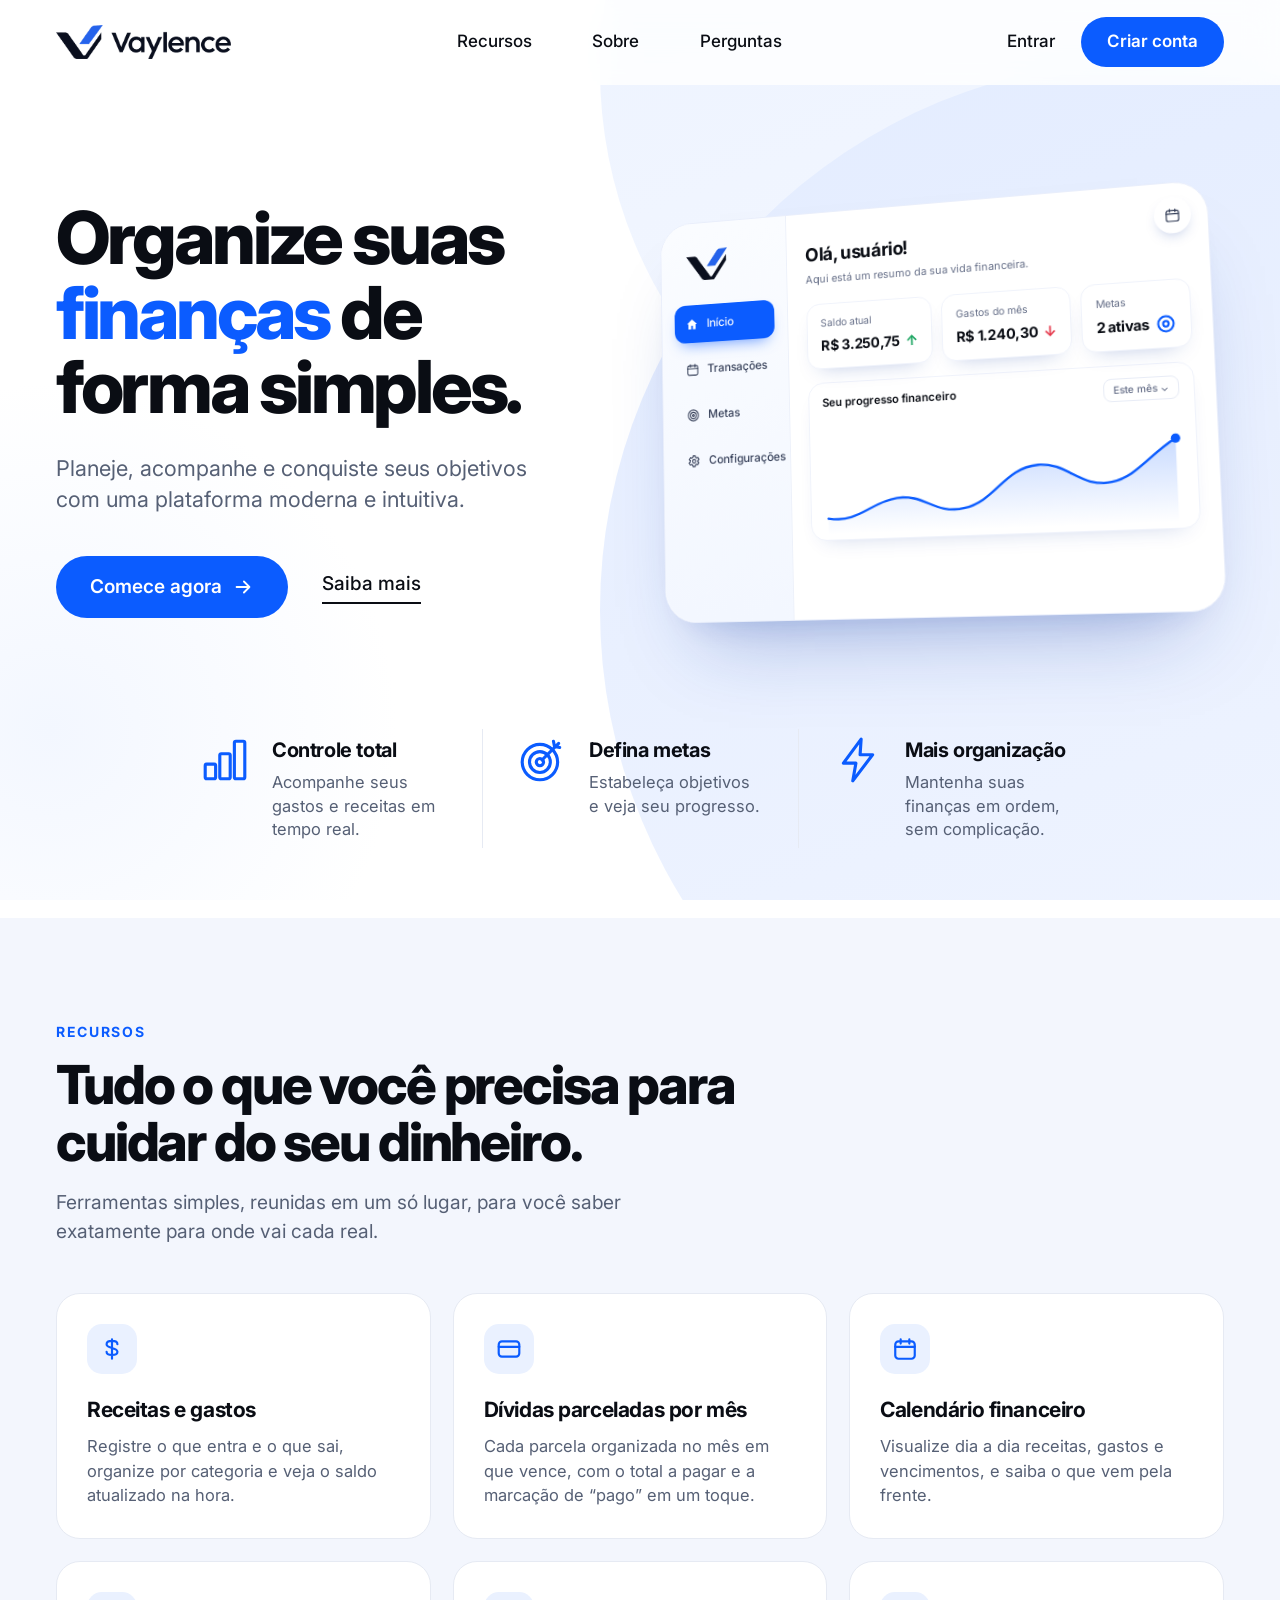
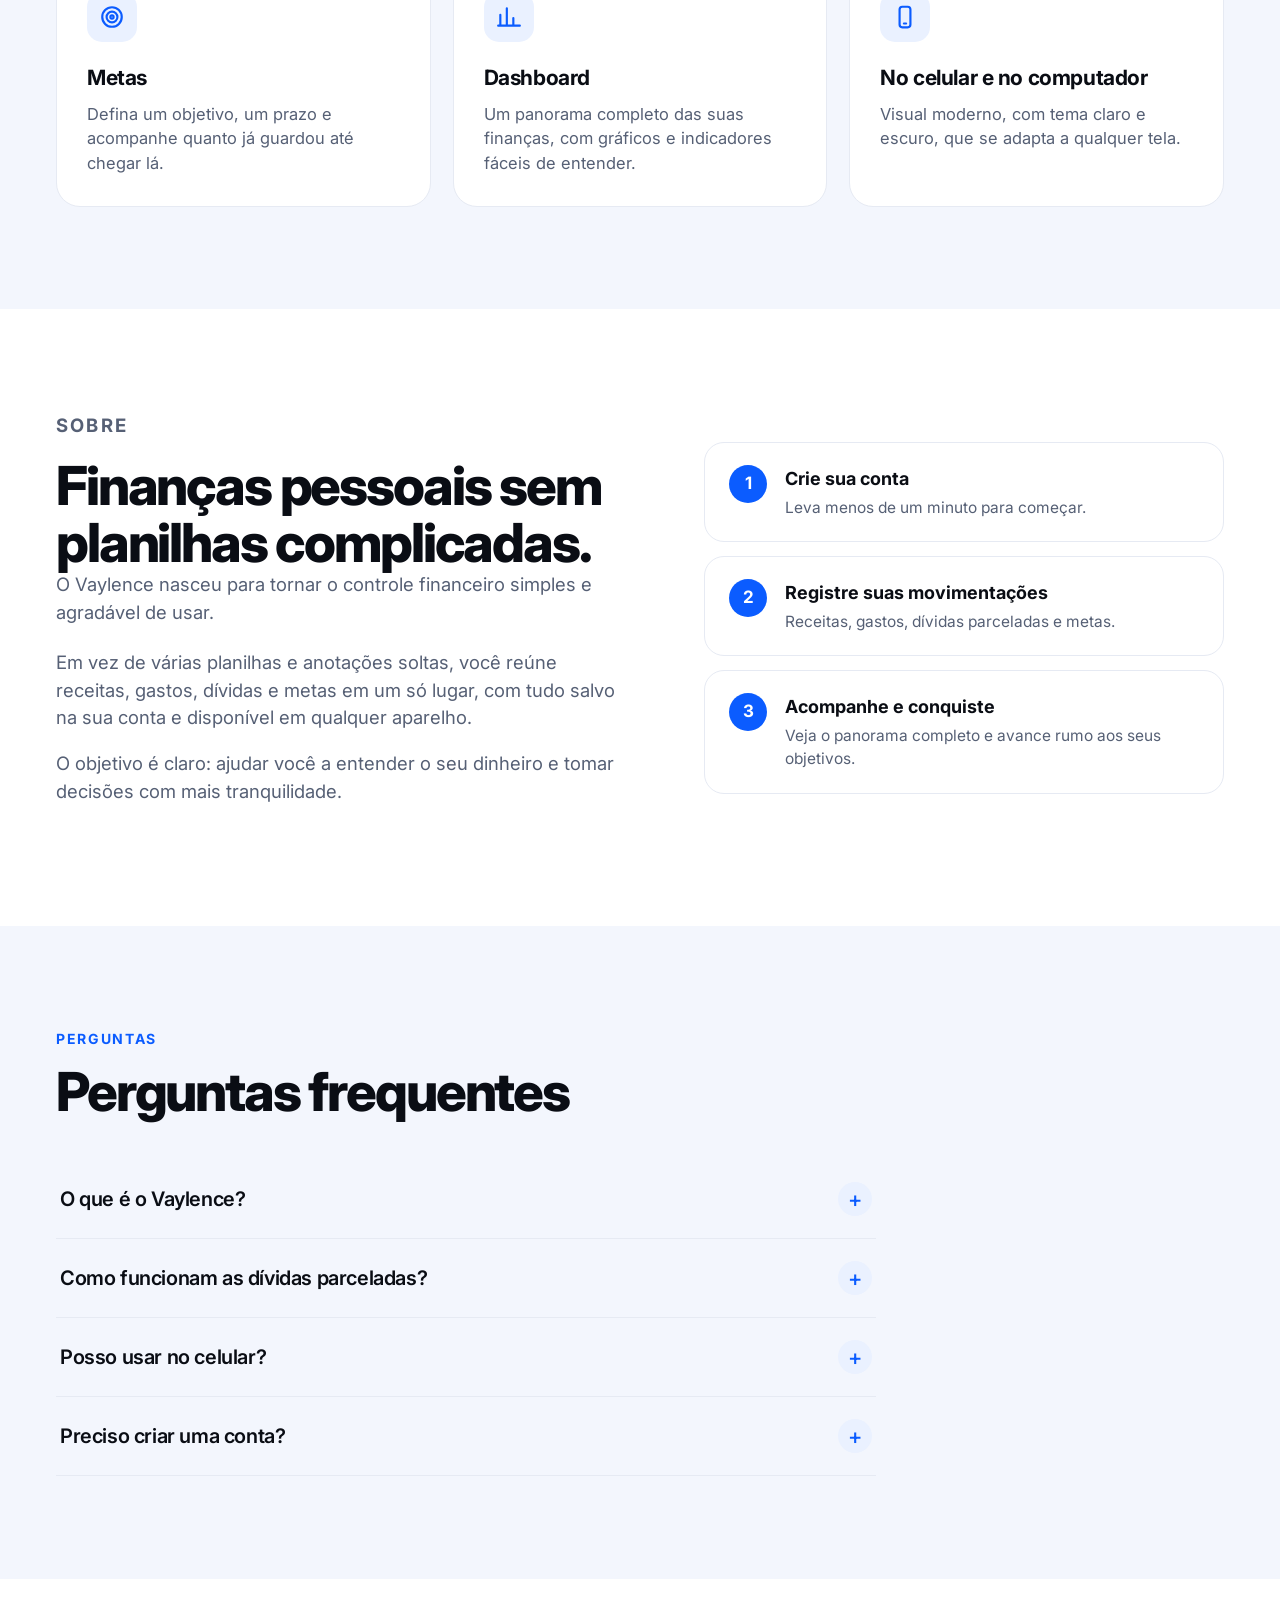
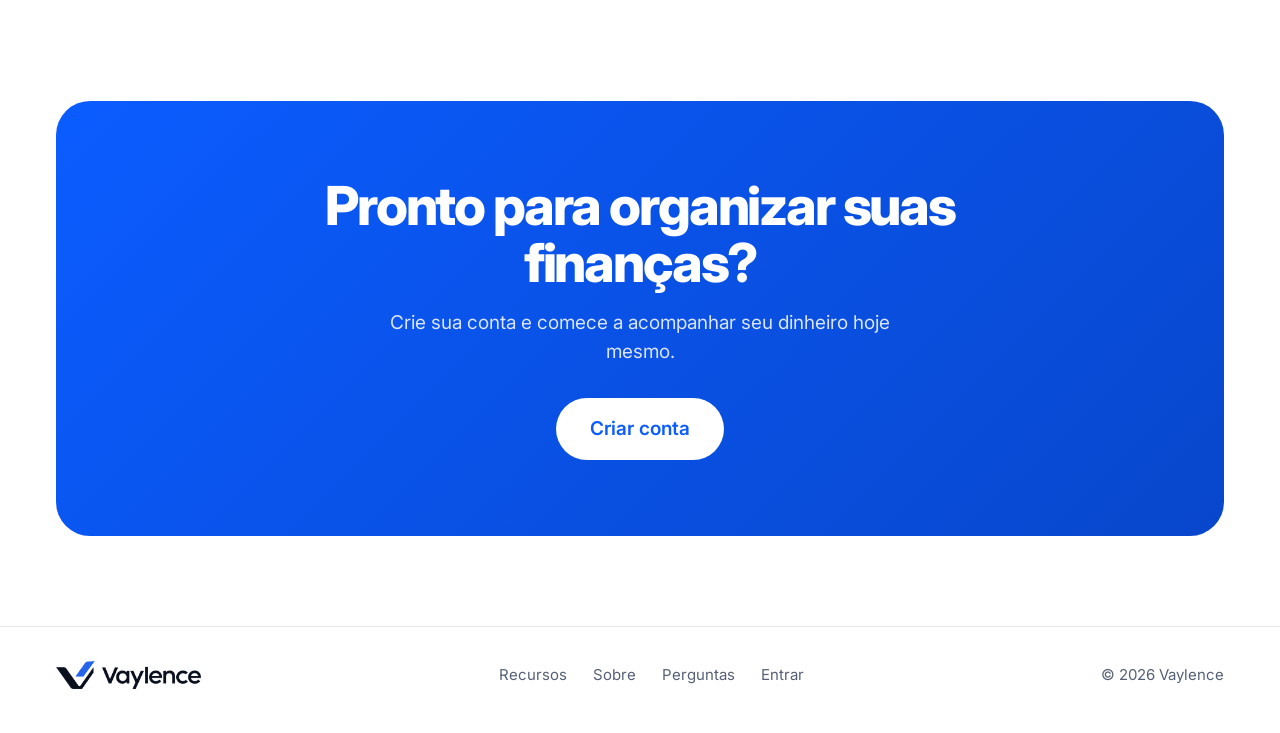
<file: index.html>
<!DOCTYPE html>
<html lang="pt-BR">
<head>
<meta charset="UTF-8">
<meta name="viewport" content="width=device-width, initial-scale=1.0, viewport-fit=cover">
<title>Vaylence — Organize suas finanças de forma simples</title>
<meta name="description" content="Vaylence é uma plataforma para organizar receitas, gastos, dívidas parceladas por mês, metas e calendário financeiro. Planeje, acompanhe e conquiste seus objetivos.">
<meta name="theme-color" content="#ffffff">
<meta name="color-scheme" content="light">
<meta name="robots" content="index, follow">
<meta property="og:type" content="website">
<meta property="og:site_name" content="Vaylence">
<meta property="og:title" content="Vaylence — Organize suas finanças de forma simples">
<meta property="og:description" content="Receitas, gastos, dívidas parceladas, metas e calendário financeiro em um só lugar.">
<meta property="og:locale" content="pt_BR">
<meta name="twitter:card" content="summary">
<link rel="icon" type="image/png" sizes="32x32" href="[data-uri]">
<link rel="icon" type="image/png" sizes="48x48" href="[data-uri]">
<link rel="apple-touch-icon" href="[data-uri]">
<script>
/* Links de e-mail (confirmar conta / recuperar senha) e quem já está logado vão direto para o app. */
(function () {
  var h = location.hash || '', s = location.search || '';
  if (/access_token|refresh_token|type=recovery|error_description|error_code/.test(h) || /[?&]code=/.test(s) || /^#(login|cadastro|recuperar)$/.test(h)) {
    location.replace('app.html' + s + h); return;
  }
  try {
    for (var i = 0; i < localStorage.length; i++) {
      var k = localStorage.key(i);
      if (/^sb-.*-auth-token$/.test(k)) {
        var v = JSON.parse(localStorage.getItem(k));
        if (v && (v.access_token || v.refresh_token)) { location.replace('app.html'); return; }
      }
    }
  } catch (e) {}
})();
</script>
<link rel="preconnect" href="https://fonts.googleapis.com">
<link rel="preconnect" href="https://fonts.gstatic.com" crossorigin>
<link href="https://fonts.googleapis.com/css2?family=Inter:wght@400;500;600;700;800&display=swap" rel="stylesheet">
<script type="application/ld+json">
{"@context":"https://schema.org","@graph":[
{"@type":"WebApplication","name":"Vaylence","applicationCategory":"FinanceApplication","operatingSystem":"Web","inLanguage":"pt-BR","description":"Plataforma para organizar receitas, gastos, dívidas parceladas, metas e calendário financeiro."},
{"@type":"FAQPage","mainEntity":[
{"@type":"Question","name":"O que é o Vaylence?","acceptedAnswer":{"@type":"Answer","text":"É uma plataforma online para organizar sua vida financeira: receitas, gastos, dívidas parceladas, metas e um calendário com todos os vencimentos."}},
{"@type":"Question","name":"Como funcionam as dívidas parceladas?","acceptedAnswer":{"@type":"Answer","text":"Você cadastra a dívida com o valor total, o banco e o número de parcelas. O Vaylence cria cada parcela e mostra, mês a mês, tudo o que vence, para você marcar como paga."}},
{"@type":"Question","name":"Posso usar no celular?","acceptedAnswer":{"@type":"Answer","text":"Sim. O site se adapta a qualquer tela e tem versão clara e escura."}},
{"@type":"Question","name":"Preciso criar uma conta?","acceptedAnswer":{"@type":"Answer","text":"Sim. Com a sua conta, suas informações ficam salvas e disponíveis em qualquer aparelho em que você entrar."}}
]}]}
</script>
<style>
*,*::before,*::after{box-sizing:border-box}
html{scroll-behavior:smooth;-webkit-text-size-adjust:100%}
:root{--blue:#0b5cff;--blue-d:#0847cc;--ink:#0a0d14;--muted:#566075;--line:#e6eaf3;--soft:#f3f6fd;--wrap:1360px}
body{margin:0;font-family:Inter,-apple-system,BlinkMacSystemFont,"Segoe UI",Roboto,sans-serif;color:var(--ink);background:#fff;line-height:1.5;overflow-x:hidden;-webkit-font-smoothing:antialiased}
a{color:inherit;text-decoration:none}
.wrap{max-width:var(--wrap);margin:0 auto;padding:0 clamp(20px,4.5vw,56px)}
.bg{position:absolute;inset:0 0 auto 0;height:900px;overflow:hidden;z-index:-1;pointer-events:none}
.bg i{position:absolute;border-radius:50%;background:#e9f0ff}
.bg i:nth-child(1){width:900px;height:900px;right:-220px;top:-380px;background:linear-gradient(160deg,#eaf1ff,#f6f9ff)}
.bg i:nth-child(2){width:1100px;height:1100px;right:-420px;top:60px;background:linear-gradient(160deg,#e3ecff,#f2f6ff)}
.bg i:nth-child(3){width:700px;height:700px;left:-300px;top:380px;background:radial-gradient(circle,#f3f7ff,transparent 70%)}

/* topo */
.top{position:sticky;top:0;z-index:50;background:rgba(255,255,255,.82);-webkit-backdrop-filter:saturate(180%) blur(16px);backdrop-filter:saturate(180%) blur(16px);border-bottom:1px solid transparent;transition:border-color .2s}
.top.scrolled{border-color:var(--line)}
.top .wrap{display:flex;align-items:center;justify-content:space-between;height:84px;gap:20px}
.brand img{display:block;height:34px;width:auto}
.menu{display:flex;gap:clamp(24px,4.4vw,64px);font-weight:500;font-size:17px}
.menu a{padding:8px 2px;position:relative}
.menu a:hover{color:var(--blue)}
.acts{display:flex;align-items:center;gap:26px;font-weight:500;font-size:17px}
.btn{display:inline-flex;align-items:center;gap:10px;height:52px;padding:0 28px;border-radius:999px;background:var(--blue);color:#fff;font-weight:600;font-size:17px;transition:background .2s,transform .2s;border:0;cursor:pointer}
.btn:hover{background:var(--blue-d)}
.btn.sm{height:50px;padding:0 26px}
.btn.lg{height:62px;padding:0 34px;font-size:19px}
.link-u{font-weight:500;font-size:19px;padding-bottom:4px;border-bottom:2px solid var(--ink)}
.link-u:hover{color:var(--blue);border-color:var(--blue)}

/* hero */
.hero{position:relative;padding:clamp(40px,7vw,90px) 0 40px}
.hero .wrap{display:grid;grid-template-columns:1.18fr 1fr;gap:clamp(20px,3vw,50px);align-items:center}
h1{margin:0;font-size:clamp(42px,5.7vw,80px);line-height:1.02;letter-spacing:-.045em;font-weight:800}
h1 em{font-style:normal;color:var(--blue)}
.lead{margin:28px 0 0;font-size:clamp(18px,1.7vw,23px);color:var(--muted);max-width:520px;line-height:1.45}
.cta{display:flex;align-items:center;gap:34px;margin-top:40px;flex-wrap:wrap}

/* mockup */
.shot{perspective:1600px;padding:20px 10px 30px}
.dash{position:relative;display:grid;grid-template-columns:140px 1fr;background:#fff;border-radius:34px;box-shadow:0 1px 0 #fff inset,0 50px 80px -40px rgba(20,60,160,.35),0 20px 40px -30px rgba(20,60,160,.25);border:1px solid #e9eefb;transform:rotateY(-14deg) rotateX(5deg) rotateZ(-3deg);transform-origin:60% 50%;overflow:hidden;min-height:420px}
.side{padding:26px 14px;background:linear-gradient(#fafcff,#f3f7ff);border-right:1px solid #edf1fa}
.side img{display:block;width:46px;margin:2px 0 26px 14px}
.side div{display:flex;align-items:center;gap:9px;font-size:12px;font-weight:500;color:#37415a;padding:11px 12px;border-radius:12px;margin-bottom:8px}
.side div svg{width:15px;height:15px;flex:none}
.side .on{background:var(--blue);color:#fff;box-shadow:0 8px 16px -8px rgba(11,92,255,.7)}
.main{padding:24px 20px 18px;position:relative}
.main .cal{position:absolute;right:16px;top:14px;width:36px;height:36px;border-radius:50%;background:#fff;box-shadow:0 6px 14px -6px rgba(20,60,160,.35);display:grid;place-items:center}
.main .cal svg{width:16px;height:16px}
.main h3{margin:6px 0 2px;font-size:19px;letter-spacing:-.02em}
.main p{margin:0 0 18px;font-size:11px;color:#677089}
.stats{display:grid;grid-template-columns:repeat(3,1fr);gap:10px}
.st{background:#fff;border-radius:14px;padding:12px 14px;box-shadow:0 10px 22px -14px rgba(20,60,160,.35);border:1px solid #f0f3fb}
.st small{display:block;font-size:10.5px;color:#677089;margin-bottom:4px}
.st b{white-space:nowrap;font-size:14.5px;letter-spacing:-.02em;display:flex;align-items:center;gap:6px}
.up{color:#17a35e}.dn{color:#e5384b}
.chart{margin-top:14px;background:#fff;border-radius:16px;border:1px solid #f0f3fb;box-shadow:0 10px 22px -16px rgba(20,60,160,.3);padding:12px 14px 6px}
.chart .hd{display:flex;justify-content:space-between;font-size:11.5px;font-weight:600;margin-bottom:2px}
.chart .hd span{font-weight:500;color:#677089;border:1px solid #e8ecf6;border-radius:8px;padding:3px 9px;font-size:10px}
.chart svg{display:block;width:100%;height:auto}

/* faixa de benefícios */
.feat{padding:44px 0 70px}
.feat .wrap{display:grid;grid-template-columns:repeat(3,1fr);max-width:1060px}
.f{display:flex;gap:22px;padding:6px 34px;align-items:flex-start}
.f+.f{border-left:1px solid var(--line)}
.f svg{width:50px;height:50px;flex:none;color:var(--blue)}
.f h4{margin:0 0 6px;font-size:20px;letter-spacing:-.02em}
.f p{margin:0;color:var(--muted);font-size:16.5px;line-height:1.45}

/* seções */
section{scroll-margin-top:90px}
.sec{padding:clamp(60px,8vw,110px) 0}
.sec.alt{background:var(--soft)}
.kick{color:var(--blue);font-weight:700;font-size:14px;letter-spacing:.12em;text-transform:uppercase;margin:0 0 14px}
h2{margin:0;font-size:clamp(32px,4.2vw,54px);line-height:1.06;letter-spacing:-.04em;font-weight:800;max-width:760px}
.sub{margin:18px 0 0;color:var(--muted);font-size:clamp(17px,1.5vw,20px);max-width:640px}
.grid{display:grid;grid-template-columns:repeat(3,1fr);gap:22px;margin-top:48px}
.card{background:#fff;border:1px solid var(--line);border-radius:24px;padding:30px;transition:transform .25s,box-shadow .25s}
.card:hover{transform:translateY(-4px);box-shadow:0 24px 40px -28px rgba(20,60,160,.4)}
.card .ic{width:50px;height:50px;border-radius:15px;background:#eaf1ff;color:var(--blue);display:grid;place-items:center;margin-bottom:20px}
.card .ic svg{width:26px;height:26px}
.card h3{margin:0 0 8px;font-size:21px;letter-spacing:-.02em}
.card p{margin:0;color:var(--muted);font-size:16.5px}
.about{display:grid;grid-template-columns:1.1fr 1fr;gap:clamp(30px,6vw,90px);align-items:center}
.about p{color:var(--muted);font-size:18.5px;margin:0 0 18px}
.steps{display:grid;gap:14px}
.step{display:flex;gap:18px;align-items:flex-start;background:#fff;border:1px solid var(--line);border-radius:20px;padding:22px 24px}
.step b{flex:none;width:38px;height:38px;border-radius:50%;background:var(--blue);color:#fff;display:grid;place-items:center;font-size:17px}
.step h4{margin:0 0 4px;font-size:18px}
.step p{margin:0;font-size:15.5px;color:var(--muted)}
.faq{max-width:820px;margin-top:40px}
details{border-bottom:1px solid var(--line);padding:22px 4px}
summary{list-style:none;cursor:pointer;display:flex;justify-content:space-between;align-items:center;gap:20px;font-weight:600;font-size:20px;letter-spacing:-.02em}
summary::-webkit-details-marker{display:none}
summary::after{content:"+";flex:none;width:34px;height:34px;border-radius:50%;background:#eaf1ff;color:var(--blue);display:grid;place-items:center;font-size:22px;font-weight:500;transition:transform .25s}
details[open] summary::after{content:"–"}
details p{margin:14px 0 0;color:var(--muted);font-size:17.5px;max-width:700px}
.final{background:linear-gradient(135deg,#0b5cff,#0847cc);color:#fff;border-radius:34px;padding:clamp(40px,6vw,76px);text-align:center;margin:20px 0 90px}
.final h2{color:#fff;margin:0 auto;max-width:700px}
.final p{color:rgba(255,255,255,.85);margin:18px auto 32px;font-size:19px;max-width:520px}
.final .btn{background:#fff;color:var(--blue)}
.final .btn:hover{background:#eef3ff}
footer{border-top:1px solid var(--line);padding:34px 0 44px;color:var(--muted);font-size:15px}
footer .wrap{display:flex;justify-content:space-between;align-items:center;gap:20px;flex-wrap:wrap}
footer img{height:28px;display:block}
footer nav{display:flex;gap:26px}
footer a:hover{color:var(--blue)}

@media (max-width:1020px){
  .hero .wrap{grid-template-columns:1fr}
  .shot{max-width:640px;margin:10px auto 0}
  .grid{grid-template-columns:1fr 1fr}
  .about{grid-template-columns:1fr}
  .feat .wrap{grid-template-columns:1fr;gap:22px}
  .f{padding:6px 0}.f+.f{border-left:0;border-top:1px solid var(--line);padding-top:22px}
}
@media (max-width:760px){
  .menu{display:none}
  .top .wrap{height:70px}
  .brand img{height:28px}
  .acts{gap:16px;font-size:16px}
  .btn.sm{height:44px;padding:0 20px;font-size:15.5px}
  .grid{grid-template-columns:1fr}
  .dash{grid-template-columns:1fr;transform:rotateY(-8deg) rotateX(3deg) rotateZ(-2deg);min-height:0}
  .side{display:none}
  .stats{grid-template-columns:1fr 1fr}.stats .st:last-child{display:none}
  .cta{gap:22px}
  .btn.lg{height:56px;font-size:17.5px}
  .link-u{font-size:17.5px}
}
@media (prefers-reduced-motion:reduce){html{scroll-behavior:auto}.card,.btn{transition:none}}
</style>
</head>
<body>
<div class="bg" aria-hidden="true"><i></i><i></i><i></i></div>

<header class="top" id="top">
  <div class="wrap">
    <a class="brand" href="#inicio" aria-label="Vaylence — início"><img src="[data-uri]" alt="Vaylence" width="177" height="34"></a>
    <nav class="menu" aria-label="Principal">
      <a href="#recursos">Recursos</a><a href="#sobre">Sobre</a><a href="#perguntas">Perguntas</a>
    </nav>
    <div class="acts">
      <a href="app.html#login">Entrar</a>
      <a class="btn sm" href="app.html#cadastro">Criar conta</a>
    </div>
  </div>
</header>

<main id="inicio">
<section class="hero">
  <div class="wrap">
    <div>
      <h1>Organize suas <em>finanças</em> de forma simples.</h1>
      <p class="lead">Planeje, acompanhe e conquiste seus objetivos com uma plataforma moderna e intuitiva.</p>
      <div class="cta">
        <a class="btn lg" href="app.html#cadastro">Comece agora
          <svg width="22" height="22" viewBox="0 0 24 24" fill="none" stroke="currentColor" stroke-width="2" stroke-linecap="round" stroke-linejoin="round" aria-hidden="true"><path d="M5 12h14M13 6l6 6-6 6"/></svg></a>
        <a class="link-u" href="#recursos">Saiba mais</a>
      </div>
    </div>

    <div class="shot" aria-hidden="true">
      <div class="dash">
        <div class="side">
          <img src="[data-uri]" alt="">
          <div class="on"><svg viewBox="0 0 24 24" fill="currentColor"><path d="M12 3 3 11h2.5v9h5v-6h3v6h5v-9H21z"/></svg>Início</div>
          <div><svg viewBox="0 0 24 24" fill="none" stroke="currentColor" stroke-width="1.8" stroke-linecap="round" stroke-linejoin="round"><rect x="3" y="5" width="18" height="16" rx="3"/><path d="M3 10h18M8 3v4M16 3v4"/></svg>Transações</div>
          <div><svg viewBox="0 0 24 24" fill="none" stroke="currentColor" stroke-width="1.8" stroke-linecap="round"><circle cx="12" cy="12" r="9"/><circle cx="12" cy="12" r="5"/><circle cx="12" cy="12" r="1.5"/></svg>Metas</div>
          <div><svg viewBox="0 0 24 24" fill="none" stroke="currentColor" stroke-width="1.8" stroke-linecap="round" stroke-linejoin="round"><circle cx="12" cy="12" r="3"/><path d="M19 12a7 7 0 0 0-.1-1.2l2-1.5-2-3.4-2.3.9a7 7 0 0 0-2-1.2L14.2 3h-4l-.4 2.6a7 7 0 0 0-2 1.2l-2.3-.9-2 3.4 2 1.5A7 7 0 0 0 5 12c0 .4 0 .8.1 1.2l-2 1.5 2 3.4 2.3-.9c.6.5 1.3.9 2 1.2l.4 2.6h4l.4-2.6c.7-.3 1.4-.7 2-1.2l2.3.9 2-3.4-2-1.5c.1-.4.1-.8.1-1.2z"/></svg>Configurações</div>
        </div>
        <div class="main">
          <div class="cal"><svg viewBox="0 0 24 24" fill="none" stroke="#37415a" stroke-width="1.8" stroke-linecap="round" stroke-linejoin="round"><rect x="3" y="5" width="18" height="16" rx="3"/><path d="M3 10h18M8 3v4M16 3v4"/></svg></div>
          <h3>Olá, usuário!</h3>
          <p>Aqui está um resumo da sua vida financeira.</p>
          <div class="stats">
            <div class="st"><small>Saldo atual</small><b>R$ 3.250,75 <span class="up">↑</span></b></div>
            <div class="st"><small>Gastos do mês</small><b>R$ 1.240,30 <span class="dn">↓</span></b></div>
            <div class="st"><small>Metas</small><b>2 ativas <svg width="20" height="20" viewBox="0 0 24 24" fill="none" stroke="#0b5cff" stroke-width="2.4" stroke-linecap="round" style="margin-left:auto"><circle cx="12" cy="12" r="9"/><circle cx="12" cy="12" r="3.2"/></svg></b></div>
          </div>
          <div class="chart">
            <div class="hd">Seu progresso financeiro <span>Este mês ⌄</span></div>
            <svg viewBox="0 0 400 130" preserveAspectRatio="none"><defs><linearGradient id="g" x1="0" y1="0" x2="0" y2="1"><stop offset="0" stop-color="#0b5cff" stop-opacity=".22"/><stop offset="1" stop-color="#0b5cff" stop-opacity="0"/></linearGradient></defs>
              <path d="M4 112 C40 118 52 96 84 92 C116 88 126 112 160 106 C196 100 206 64 244 62 C276 60 290 90 324 84 C350 80 366 56 394 40 L394 130 L4 130Z" fill="url(#g)"/>
              <path d="M4 112 C40 118 52 96 84 92 C116 88 126 112 160 106 C196 100 206 64 244 62 C276 60 290 90 324 84 C350 80 366 56 394 40" fill="none" stroke="#0b5cff" stroke-width="2.6" stroke-linecap="round"/>
              <circle cx="394" cy="40" r="5" fill="#0b5cff"/></svg>
          </div>
        </div>
      </div>
    </div>
  </div>
</section>

<section class="feat" aria-label="Benefícios">
  <div class="wrap">
    <div class="f"><svg viewBox="0 0 48 48" fill="none" stroke="currentColor" stroke-width="3" stroke-linejoin="round"><rect x="5" y="28" width="10" height="14" rx="1.5"/><rect x="19" y="18" width="10" height="24" rx="1.5"/><rect x="33" y="6" width="10" height="36" rx="1.5"/></svg>
      <div><h4>Controle total</h4><p>Acompanhe seus gastos e receitas em tempo real.</p></div></div>
    <div class="f"><svg viewBox="0 0 48 48" fill="none" stroke="currentColor" stroke-width="3" stroke-linecap="round"><circle cx="22" cy="26" r="17"/><circle cx="22" cy="26" r="10"/><circle cx="22" cy="26" r="3.5"/><path d="M24 24 40 8M35 6l1 5 5 1"/></svg>
      <div><h4>Defina metas</h4><p>Estabeleça objetivos e veja seu progresso.</p></div></div>
    <div class="f"><svg viewBox="0 0 48 48" fill="none" stroke="currentColor" stroke-width="3" stroke-linejoin="round"><path d="M27 4 10 27h12l-3 17 19-25H26z"/></svg>
      <div><h4>Mais organização</h4><p>Mantenha suas finanças em ordem, sem complicação.</p></div></div>
  </div>
</section>

<section class="sec alt" id="recursos">
  <div class="wrap">
    <p class="kick">Recursos</p>
    <h2>Tudo o que você precisa para cuidar do seu dinheiro.</h2>
    <p class="sub">Ferramentas simples, reunidas em um só lugar, para você saber exatamente para onde vai cada real.</p>
    <div class="grid">
      <article class="card"><div class="ic"><svg viewBox="0 0 24 24" fill="none" stroke="currentColor" stroke-width="2" stroke-linecap="round" stroke-linejoin="round"><path d="M12 3v18M17 7.5c0-1.9-2.2-3-5-3s-5 1.1-5 3 2.2 2.7 5 3.5 5 1.6 5 3.5-2.2 3-5 3-5-1.1-5-3"/></svg></div><h3>Receitas e gastos</h3><p>Registre o que entra e o que sai, organize por categoria e veja o saldo atualizado na hora.</p></article>
      <article class="card"><div class="ic"><svg viewBox="0 0 24 24" fill="none" stroke="currentColor" stroke-width="2" stroke-linecap="round" stroke-linejoin="round"><rect x="2.5" y="5" width="19" height="14" rx="3"/><path d="M2.5 10h19"/></svg></div><h3>Dívidas parceladas por mês</h3><p>Cada parcela organizada no mês em que vence, com o total a pagar e a marcação de “pago” em um toque.</p></article>
      <article class="card"><div class="ic"><svg viewBox="0 0 24 24" fill="none" stroke="currentColor" stroke-width="2" stroke-linecap="round" stroke-linejoin="round"><rect x="3" y="5" width="18" height="16" rx="3"/><path d="M3 10h18M8 3v4M16 3v4"/></svg></div><h3>Calendário financeiro</h3><p>Visualize dia a dia receitas, gastos e vencimentos, e saiba o que vem pela frente.</p></article>
      <article class="card"><div class="ic"><svg viewBox="0 0 24 24" fill="none" stroke="currentColor" stroke-width="2" stroke-linecap="round"><circle cx="12" cy="12" r="9"/><circle cx="12" cy="12" r="5"/><circle cx="12" cy="12" r="1.5"/></svg></div><h3>Metas</h3><p>Defina um objetivo, um prazo e acompanhe quanto já guardou até chegar lá.</p></article>
      <article class="card"><div class="ic"><svg viewBox="0 0 24 24" fill="none" stroke="currentColor" stroke-width="2" stroke-linecap="round" stroke-linejoin="round"><path d="M4 20V10M10 20V4M16 20v-7M22 20H2"/></svg></div><h3>Dashboard</h3><p>Um panorama completo das suas finanças, com gráficos e indicadores fáceis de entender.</p></article>
      <article class="card"><div class="ic"><svg viewBox="0 0 24 24" fill="none" stroke="currentColor" stroke-width="2" stroke-linecap="round" stroke-linejoin="round"><rect x="7" y="2.5" width="10" height="19" rx="2.5"/><path d="M11 18h2"/></svg></div><h3>No celular e no computador</h3><p>Visual moderno, com tema claro e escuro, que se adapta a qualquer tela.</p></article>
    </div>
  </div>
</section>

<section class="sec" id="sobre">
  <div class="wrap about">
    <div>
      <p class="kick">Sobre</p>
      <h2>Finanças pessoais sem planilhas complicadas.</h2>
      <p class="sub" style="margin-bottom:22px">O Vaylence nasceu para tornar o controle financeiro simples e agradável de usar.</p>
      <p>Em vez de várias planilhas e anotações soltas, você reúne receitas, gastos, dívidas e metas em um só lugar, com tudo salvo na sua conta e disponível em qualquer aparelho.</p>
      <p>O objetivo é claro: ajudar você a entender o seu dinheiro e tomar decisões com mais tranquilidade.</p>
    </div>
    <div class="steps">
      <div class="step"><b>1</b><div><h4>Crie sua conta</h4><p>Leva menos de um minuto para começar.</p></div></div>
      <div class="step"><b>2</b><div><h4>Registre suas movimentações</h4><p>Receitas, gastos, dívidas parceladas e metas.</p></div></div>
      <div class="step"><b>3</b><div><h4>Acompanhe e conquiste</h4><p>Veja o panorama completo e avance rumo aos seus objetivos.</p></div></div>
    </div>
  </div>
</section>

<section class="sec alt" id="perguntas">
  <div class="wrap">
    <p class="kick">Perguntas</p>
    <h2>Perguntas frequentes</h2>
    <div class="faq">
      <details><summary>O que é o Vaylence?</summary><p>É uma plataforma online para organizar sua vida financeira: receitas, gastos, dívidas parceladas, metas e um calendário com todos os vencimentos.</p></details>
      <details><summary>Como funcionam as dívidas parceladas?</summary><p>Você cadastra a dívida com o valor total, o banco e o número de parcelas. O Vaylence cria cada parcela e mostra, mês a mês, tudo o que vence, para você marcar como paga.</p></details>
      <details><summary>Posso usar no celular?</summary><p>Sim. O site se adapta a qualquer tela e tem versão clara e escura.</p></details>
      <details><summary>Preciso criar uma conta?</summary><p>Sim. Com a sua conta, suas informações ficam salvas e disponíveis em qualquer aparelho em que você entrar.</p></details>
    </div>
  </div>
</section>

<section class="sec" style="padding-bottom:0">
  <div class="wrap">
    <div class="final">
      <h2>Pronto para organizar suas finanças?</h2>
      <p>Crie sua conta e comece a acompanhar seu dinheiro hoje mesmo.</p>
      <a class="btn lg" href="app.html#cadastro">Criar conta</a>
    </div>
  </div>
</section>
</main>

<footer>
  <div class="wrap">
    <img src="[data-uri]" alt="Vaylence" width="145" height="28">
    <nav aria-label="Rodapé"><a href="#recursos">Recursos</a><a href="#sobre">Sobre</a><a href="#perguntas">Perguntas</a><a href="app.html#login">Entrar</a></nav>
    <span>© 2026 Vaylence</span>
  </div>
</footer>
<script>
(function(){var t=document.getElementById('top');function f(){t.classList.toggle('scrolled',window.scrollY>8)}f();addEventListener('scroll',f,{passive:true});})();
</script>
</body>
</html>
</file>
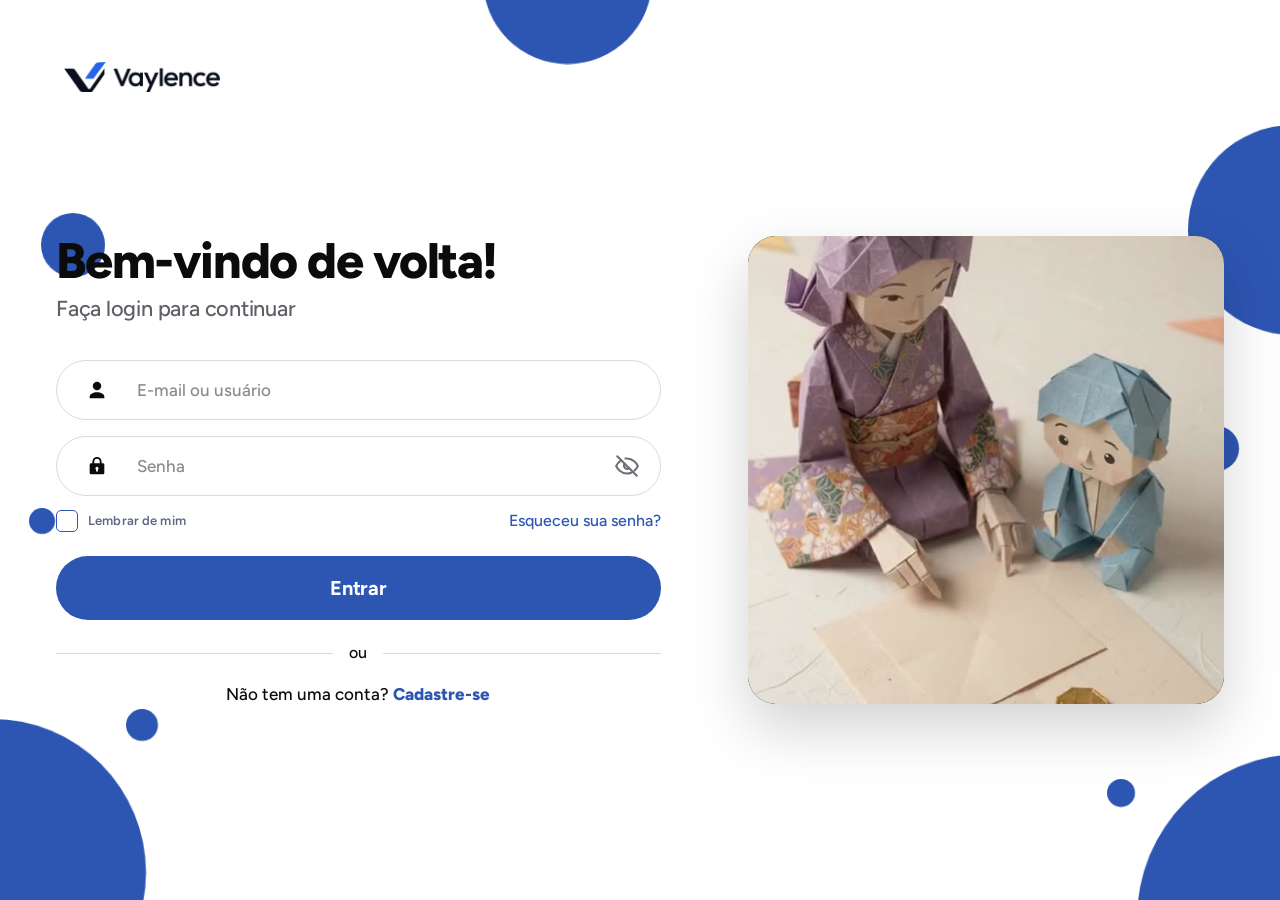
<file: app.html>
<!DOCTYPE html>
<html lang="pt-BR" data-view="auth">
<head>
<meta charset="UTF-8">
<meta name="viewport" content="width=device-width, initial-scale=1.0, viewport-fit=cover">
<meta name="robots" content="noindex">
<meta name="theme-color" content="#ffffff">
<meta name="color-scheme" content="light dark">
<meta name="apple-mobile-web-app-capable" content="yes">
<meta name="description" content="Vaylence — controle de receitas, dívidas parceladas, gastos e calendário financeiro.">
<link rel="icon" type="image/png" sizes="32x32" href="[data-uri]">
<link rel="icon" type="image/png" sizes="48x48" href="[data-uri]">
<link rel="apple-touch-icon" sizes="180x180" href="[data-uri]">
<title>Vaylence</title>
<script>try{document.documentElement.setAttribute("data-theme",localStorage.getItem("fp_tema")||"auto")}catch(e){}</script>
<link rel="preconnect" href="https://fonts.googleapis.com">
<link rel="preconnect" href="https://fonts.gstatic.com" crossorigin>
<link href="https://fonts.googleapis.com/css2?family=Figtree:wght@500;600;700;800&family=Inter:wght@400;500;600;700&display=swap" rel="stylesheet">
<link rel="stylesheet" href="app.css?v=8">
<style id="vx-logo-vars">:root{--vx-logo:url([data-uri])}@media(prefers-color-scheme:dark){:root:not([data-theme="light"]){--vx-logo:url([data-uri])}}:root[data-theme="dark"]{--vx-logo:url([data-uri])}</style>

<link rel="stylesheet" href="config.css?v=5">
<link rel="stylesheet" href="auth.css?v=5">
<script src="supabase.js"></script>
<script src="supabase-config.js?v=5"></script>
<script src="api.js?v=5"></script>
<script>(function(){var app=Auth.isLoggedIn();document.documentElement.setAttribute("data-view",app?"app":"auth");if(!app){var m=document.querySelector('meta[name="theme-color"]');if(m)m.setAttribute("content","#ffffff");}})();</script>
</head>
<body>

<!-- ============ TELAS DE ACESSO (login / cadastro / recuperar) ============ -->
<div class="auth" id="auth">
  <div class="au-stage">
    <div class="au-bubbles" aria-hidden="true">
      <span class="b1"></span><span class="b2"></span><span class="b3"></span><span class="b4"></span><span class="b5"></span><span class="b6"></span><span class="b7"></span><span class="b8"></span><span class="b9"></span>
    </div>
    <a class="au-logo" href="#login" aria-label="Vaylence"><img src="[data-uri]" alt="Vaylence" width="156" height="30"></a>

    <div class="au-col">
      <!-- LOGIN -->
      <section class="au-pane" id="pane-login" aria-labelledby="t-login">
        <h1 id="t-login">Bem-vindo de volta!</h1>
        <p class="au-lead">Faça login para continuar</p>
        <form id="form-login" novalidate>
          <div class="au-field">
            <svg class="ico" viewBox="0 0 24 24" aria-hidden="true"><path d="M12 12.2a4.6 4.6 0 1 0 0-9.2 4.6 4.6 0 0 0 0 9.2Zm0 2.3c-4.1 0-8 2-8 4.7V21h16v-1.8c0-2.7-3.9-4.7-8-4.7Z"/></svg>
            <input type="text" id="lg-identificador" name="identificador" placeholder="E-mail ou usuário" autocomplete="username" autocapitalize="none" spellcheck="false">
            
          </div>
          <div class="au-field">
            <svg class="ico" viewBox="0 0 24 24" aria-hidden="true"><path d="M17 9V7.2a5 5 0 0 0-10 0V9H5.5A1.5 1.5 0 0 0 4 10.5v9A1.5 1.5 0 0 0 5.5 21h13a1.5 1.5 0 0 0 1.5-1.5v-9A1.5 1.5 0 0 0 18.5 9H17ZM9 7.2a3 3 0 0 1 6 0V9H9V7.2Zm4 8.8v2h-2v-2a1.7 1.7 0 1 1 2 0Z"/></svg>
            <input type="password" id="lg-senha" name="senha" placeholder="Senha" autocomplete="current-password" >
            <button type="button" class="au-eye" aria-label="Mostrar senha" aria-pressed="false" data-toggle-pass>
            <svg class="eye-off" viewBox="0 0 24 24" fill="none" stroke="currentColor" stroke-width="1.9" stroke-linecap="round" stroke-linejoin="round" aria-hidden="true"><path d="M3 3l18 18"/><path d="M10.6 5.1A10.6 10.6 0 0 1 12 5c5.5 0 9 4.5 10 7a12.5 12.5 0 0 1-3.2 4.3M6.5 6.8C4.3 8.3 2.7 10.4 2 12c1 2.5 4.5 7 10 7 1.6 0 3-.4 4.2-1"/><path d="M9.9 9.9a3 3 0 0 0 4.2 4.2"/></svg>
            <svg class="eye-on" viewBox="0 0 24 24" fill="none" stroke="currentColor" stroke-width="1.9" stroke-linecap="round" stroke-linejoin="round" aria-hidden="true"><path d="M2 12c1-2.5 4.5-7 10-7s9 4.5 10 7c-1 2.5-4.5 7-10 7S3 14.5 2 12Z"/><circle cx="12" cy="12" r="3"/></svg>
          </button>
          </div>
          <div class="au-row">
            <label class="au-check"><input type="checkbox" name="lembrar"><span class="box"><svg viewBox="0 0 24 24"><path d="M5 12.5l4.5 4.5L19 7.5" stroke-linecap="round" stroke-linejoin="round"/></svg></span>Lembrar de mim</label>
            <a class="au-link" href="#recuperar">Esqueceu sua senha?</a>
          </div>
          <p class="au-msg" role="alert" aria-live="polite"></p>
          <button class="au-btn" type="submit">Entrar</button>
        </form>
        <div class="au-divider">ou</div>
        <p class="au-switch">Não tem uma conta? <a href="#cadastro">Cadastre-se</a></p>
      </section>

      <!-- CADASTRO -->
      <section class="au-pane" id="pane-cadastro" aria-labelledby="t-cadastro" hidden>
        <h1 id="t-cadastro">Crie sua conta</h1>
        <p class="au-lead">Leva menos de um minuto</p>
        <form id="form-cadastro" novalidate>
          <div class="au-field">
            <svg class="ico" viewBox="0 0 24 24" aria-hidden="true"><path d="M12 12.2a4.6 4.6 0 1 0 0-9.2 4.6 4.6 0 0 0 0 9.2Zm0 2.3c-4.1 0-8 2-8 4.7V21h16v-1.8c0-2.7-3.9-4.7-8-4.7Z"/></svg>
            <input type="text" id="cd-apelido" name="apelido" placeholder="Apelido" autocomplete="nickname" maxlength="24">
            
          </div>
          <div class="au-field">
            <svg class="ico" viewBox="0 0 24 24" aria-hidden="true"><path d="M4.5 4.5h15A2.5 2.5 0 0 1 22 7v10a2.5 2.5 0 0 1-2.5 2.5h-15A2.5 2.5 0 0 1 2 17V7a2.5 2.5 0 0 1 2.5-2.5Zm-.1 2.1 7.6 5.3 7.6-5.3a.5.5 0 0 0-.1-.1h-15a.5.5 0 0 0-.1.1Z"/></svg>
            <input type="email" id="cd-email" name="email" placeholder="E-mail" autocomplete="email" autocapitalize="none" spellcheck="false">
            
          </div>
          <div class="au-field">
            <svg class="ico" viewBox="0 0 24 24" aria-hidden="true"><path d="M17 9V7.2a5 5 0 0 0-10 0V9H5.5A1.5 1.5 0 0 0 4 10.5v9A1.5 1.5 0 0 0 5.5 21h13a1.5 1.5 0 0 0 1.5-1.5v-9A1.5 1.5 0 0 0 18.5 9H17ZM9 7.2a3 3 0 0 1 6 0V9H9V7.2Zm4 8.8v2h-2v-2a1.7 1.7 0 1 1 2 0Z"/></svg>
            <input type="password" id="cd-senha" name="senha" placeholder="Senha (mín. 6 caracteres)" autocomplete="new-password" >
            <button type="button" class="au-eye" aria-label="Mostrar senha" aria-pressed="false" data-toggle-pass>
            <svg class="eye-off" viewBox="0 0 24 24" fill="none" stroke="currentColor" stroke-width="1.9" stroke-linecap="round" stroke-linejoin="round" aria-hidden="true"><path d="M3 3l18 18"/><path d="M10.6 5.1A10.6 10.6 0 0 1 12 5c5.5 0 9 4.5 10 7a12.5 12.5 0 0 1-3.2 4.3M6.5 6.8C4.3 8.3 2.7 10.4 2 12c1 2.5 4.5 7 10 7 1.6 0 3-.4 4.2-1"/><path d="M9.9 9.9a3 3 0 0 0 4.2 4.2"/></svg>
            <svg class="eye-on" viewBox="0 0 24 24" fill="none" stroke="currentColor" stroke-width="1.9" stroke-linecap="round" stroke-linejoin="round" aria-hidden="true"><path d="M2 12c1-2.5 4.5-7 10-7s9 4.5 10 7c-1 2.5-4.5 7-10 7S3 14.5 2 12Z"/><circle cx="12" cy="12" r="3"/></svg>
          </button>
          </div>
          <div class="au-field">
            <svg class="ico" viewBox="0 0 24 24" aria-hidden="true"><path d="M17 9V7.2a5 5 0 0 0-10 0V9H5.5A1.5 1.5 0 0 0 4 10.5v9A1.5 1.5 0 0 0 5.5 21h13a1.5 1.5 0 0 0 1.5-1.5v-9A1.5 1.5 0 0 0 18.5 9H17ZM9 7.2a3 3 0 0 1 6 0V9H9V7.2Zm4 8.8v2h-2v-2a1.7 1.7 0 1 1 2 0Z"/></svg>
            <input type="password" id="cd-senha2" name="senha2" placeholder="Confirmar senha" autocomplete="new-password" >
            <button type="button" class="au-eye" aria-label="Mostrar senha" aria-pressed="false" data-toggle-pass>
            <svg class="eye-off" viewBox="0 0 24 24" fill="none" stroke="currentColor" stroke-width="1.9" stroke-linecap="round" stroke-linejoin="round" aria-hidden="true"><path d="M3 3l18 18"/><path d="M10.6 5.1A10.6 10.6 0 0 1 12 5c5.5 0 9 4.5 10 7a12.5 12.5 0 0 1-3.2 4.3M6.5 6.8C4.3 8.3 2.7 10.4 2 12c1 2.5 4.5 7 10 7 1.6 0 3-.4 4.2-1"/><path d="M9.9 9.9a3 3 0 0 0 4.2 4.2"/></svg>
            <svg class="eye-on" viewBox="0 0 24 24" fill="none" stroke="currentColor" stroke-width="1.9" stroke-linecap="round" stroke-linejoin="round" aria-hidden="true"><path d="M2 12c1-2.5 4.5-7 10-7s9 4.5 10 7c-1 2.5-4.5 7-10 7S3 14.5 2 12Z"/><circle cx="12" cy="12" r="3"/></svg>
          </button>
          </div>
          <p class="au-msg" role="alert" aria-live="polite"></p>
          <button class="au-btn" type="submit">Criar conta</button>
        </form>
        <div class="au-divider">ou</div>
        <p class="au-switch">Já tem uma conta? <a href="#login">Entrar</a></p>
      </section>

      <!-- RECUPERAR SENHA -->
      <section class="au-pane" id="pane-recuperar" aria-labelledby="t-recuperar" hidden>
        <h1 id="t-recuperar">Esqueceu a senha?</h1>
        <p class="au-lead">Informe seu e-mail e enviaremos as instruções</p>
        <form id="form-recuperar" novalidate>
          <div class="au-field">
            <svg class="ico" viewBox="0 0 24 24" aria-hidden="true"><path d="M4.5 4.5h15A2.5 2.5 0 0 1 22 7v10a2.5 2.5 0 0 1-2.5 2.5h-15A2.5 2.5 0 0 1 2 17V7a2.5 2.5 0 0 1 2.5-2.5Zm-.1 2.1 7.6 5.3 7.6-5.3a.5.5 0 0 0-.1-.1h-15a.5.5 0 0 0-.1.1Z"/></svg>
            <input type="email" id="rc-email" name="email" placeholder="E-mail cadastrado" autocomplete="email" autocapitalize="none" spellcheck="false">
            
          </div>
          <p class="au-msg" role="alert" aria-live="polite"></p>
          <button class="au-btn" type="submit">Enviar instruções</button>
        </form>
        <div class="au-divider">ou</div>
        <p class="au-switch"><a href="#login">Voltar para o login</a></p>
      </section>

      <!-- NOVA SENHA (depois de clicar no link do e-mail) -->
      <section class="au-pane" id="pane-nova-senha" aria-labelledby="t-nova-senha" hidden>
        <h1 id="t-nova-senha">Nova senha</h1>
        <p class="au-lead">Escolha uma senha nova para a sua conta</p>
        <form id="form-nova-senha" novalidate>
          <div class="au-field">
            <svg class="ico" viewBox="0 0 24 24" aria-hidden="true"><path d="M17 9V7.2a5 5 0 0 0-10 0V9H5.5A1.5 1.5 0 0 0 4 10.5v9A1.5 1.5 0 0 0 5.5 21h13a1.5 1.5 0 0 0 1.5-1.5v-9A1.5 1.5 0 0 0 18.5 9H17ZM9 7.2a3 3 0 0 1 6 0V9H9V7.2Zm4 8.8v2h-2v-2a1.7 1.7 0 1 1 2 0Z"/></svg>
            <input type="password" id="ns-senha" name="senha" placeholder="Nova senha (mín. 6 caracteres)" autocomplete="new-password">
          </div>
          <div class="au-field">
            <svg class="ico" viewBox="0 0 24 24" aria-hidden="true"><path d="M17 9V7.2a5 5 0 0 0-10 0V9H5.5A1.5 1.5 0 0 0 4 10.5v9A1.5 1.5 0 0 0 5.5 21h13a1.5 1.5 0 0 0 1.5-1.5v-9A1.5 1.5 0 0 0 18.5 9H17ZM9 7.2a3 3 0 0 1 6 0V9H9V7.2Zm4 8.8v2h-2v-2a1.7 1.7 0 1 1 2 0Z"/></svg>
            <input type="password" id="ns-senha2" name="senha2" placeholder="Confirmar nova senha" autocomplete="new-password">
          </div>
          <p class="au-msg" role="alert" aria-live="polite"></p>
          <button class="au-btn" type="submit">Salvar nova senha</button>
        </form>
      </section>
    </div>

    <div class="au-media">
      <video data-src="login-video.mp4" muted loop playsinline preload="none" poster="login-poster.jpg" aria-hidden="true"></video>
    </div>
  </div>
</div>

<div id="app-root">
<header class="gnav">
  <div class="gnav-in">
    <div class="logo-mark" role="button" tabindex="0" aria-label="Vaylence — ir para o calendário" onclick="showPage('calendario')"></div>
    <nav class="topnav" aria-label="Navegação principal">
      <div class="nav-item active" data-page="calendario" tabindex="0" role="button" onclick="showPage('calendario')" aria-label="Calendário"><svg viewBox="0 0 24 24" fill="none" stroke="currentColor" stroke-width="1.8" stroke-linecap="round" stroke-linejoin="round"><rect x="3" y="4" width="18" height="18" rx="2.5"/><line x1="16" y1="2" x2="16" y2="6"/><line x1="8" y1="2" x2="8" y2="6"/><line x1="3" y1="10" x2="21" y2="10"/></svg><span class="tip">Calendário</span></div>
      <div class="nav-item" data-page="receitas" tabindex="0" role="button" onclick="showPage('receitas')" aria-label="Receitas"><svg viewBox="0 0 24 24" fill="none" stroke="currentColor" stroke-width="1.8" stroke-linecap="round" stroke-linejoin="round"><polyline points="23 6 13.5 15.5 8.5 10.5 1 18"/><polyline points="17 6 23 6 23 12"/></svg><span class="tip">Receitas</span></div>
      <div class="nav-item" data-page="dividas" tabindex="0" role="button" onclick="showPage('dividas')" aria-label="Dívidas"><svg viewBox="0 0 24 24" fill="none" stroke="currentColor" stroke-width="1.8" stroke-linecap="round" stroke-linejoin="round"><rect x="2" y="5" width="20" height="14" rx="2.5"/><line x1="2" y1="10" x2="22" y2="10"/></svg><span class="tip">Dívidas</span></div>
      <div class="nav-item" data-page="gastos" tabindex="0" role="button" onclick="showPage('gastos')" aria-label="Gastos"><svg viewBox="0 0 24 24" fill="none" stroke="currentColor" stroke-width="1.8" stroke-linecap="round" stroke-linejoin="round"><polyline points="23 18 13.5 8.5 8.5 13.5 1 6"/><polyline points="17 18 23 18 23 12"/></svg><span class="tip">Gastos</span></div>
      <div class="nav-item" data-page="dashboard" tabindex="0" role="button" onclick="showPage('dashboard')" aria-label="Dashboard"><svg viewBox="0 0 24 24" fill="none" stroke="currentColor" stroke-width="1.8" stroke-linecap="round" stroke-linejoin="round"><rect x="3" y="3" width="7" height="7" rx="1.5"/><rect x="14" y="3" width="7" height="7" rx="1.5"/><rect x="14" y="14" width="7" height="7" rx="1.5"/><rect x="3" y="14" width="7" height="7" rx="1.5"/></svg><span class="tip">Dashboard</span></div>
      <div class="nav-item" data-page="metas" tabindex="0" role="button" onclick="showPage('metas')" aria-label="Metas"><svg viewBox="0 0 24 24" fill="none" stroke="currentColor" stroke-width="1.8" stroke-linecap="round" stroke-linejoin="round"><circle cx="12" cy="12" r="9"/><circle cx="12" cy="12" r="5"/><circle cx="12" cy="12" r="1.2"/></svg><span class="tip">Metas</span></div>
    </nav>
    <div class="gnav-right">
      <div class="pill notif-wrap">
        <button class="icon-btn bell" id="bell" type="button" aria-label="Avisos de vencimento" aria-haspopup="true" aria-expanded="false" aria-controls="notif-pop">
          <svg viewBox="0 0 24 24" fill="none" stroke="currentColor" stroke-width="1.8" stroke-linecap="round" stroke-linejoin="round" aria-hidden="true"><path d="M18 8a6 6 0 0 0-12 0c0 7-3 9-3 9h18s-3-2-3-9"/><path d="M13.7 21a2 2 0 0 1-3.4 0"/></svg>
          <span class="bell-dot" aria-hidden="true"></span><span class="bell-count" id="bell-count" aria-hidden="true"></span>
        </button>
        <div class="notif-pop" id="notif-pop" role="dialog" aria-label="Avisos de vencimento"></div>
      </div>
      <button class="profile-btn" type="button" onclick="abrirConfig()" aria-label="Perfil e configurações" aria-haspopup="dialog">
        <span class="nav-avatar" id="nav-avatar" aria-hidden="true"></span>
        <span class="nav-nick"><b id="nav-nome"></b><small id="nav-mail"></small></span>
        <svg class="chev" viewBox="0 0 24 24" fill="none" stroke="currentColor" stroke-width="2" stroke-linecap="round" stroke-linejoin="round" aria-hidden="true"><path d="m6 9 6 6 6-6"/></svg>
      </button>
    </div>
  </div>
</header>

<!-- ============ CONFIGURAÇÕES ============ -->
<div class="cfg-overlay" id="cfg-overlay"></div>
<div class="cfg" id="cfg" role="dialog" aria-modal="true" aria-labelledby="cfg-title" aria-hidden="true">
  <div class="cfg-grab" aria-hidden="true"></div>
  <div class="cfg-top" id="cfg-top">
    <button type="button" class="cfg-back" id="cfg-back" aria-label="Voltar"><svg viewBox="0 0 10 16" fill="none" stroke="currentColor" stroke-width="2.2" stroke-linecap="round" stroke-linejoin="round" aria-hidden="true"><path d="M8.5 1.5 2 8l6.500 6.500"/></svg><span>Voltar</span></button>
    <h2 class="cfg-title" id="cfg-title">Configurações</h2>
    <button type="button" class="cfg-close" id="cfg-close" aria-label="Fechar"><svg viewBox="0 0 14 14" fill="none" stroke="currentColor" stroke-width="2.2" stroke-linecap="round" aria-hidden="true"><path d="m2 2 10 10M12 2 2 12"/></svg></button>
  </div>

  <div class="cfg-stage" id="cfg-stage">

    <!-- INÍCIO -->
    <section class="cfg-screen" data-screen="home">
      <div class="cfg-profile">
        <div class="cfg-avatar" id="cfg-avatar" aria-hidden="true"></div>
        <div class="cfg-pname" id="cfg-pname"></div>
        <div class="cfg-pmail" id="cfg-pmail"></div>
      </div>
      <div class="cfg-label">Preferências</div>
      <div class="cfg-group">
        <button type="button" class="cfg-row" data-go="tema">
          <span class="cfg-ico purple"><svg viewBox="0 0 24 24" fill="none" stroke="currentColor" stroke-width="2" stroke-linecap="round" stroke-linejoin="round" aria-hidden="true"><circle cx="12" cy="12" r="9"/><path d="M12 3a9 9 0 0 1 0 18z" fill="currentColor"/></svg></span><span class="cfg-t">Tema</span><span class="cfg-v" id="cfg-v-tema">Automático</span><svg class="cfg-chev" viewBox="0 0 8 14" fill="none" stroke="currentColor" stroke-width="2" stroke-linecap="round" stroke-linejoin="round" aria-hidden="true"><path d="m1 1 6 6-6 6"/></svg>
        </button>
      </div>
      <div class="cfg-label">Conta</div>
      <div class="cfg-group">
        <button type="button" class="cfg-row" data-go="apelido">
          <span class="cfg-ico amber"><svg viewBox="0 0 24 24" fill="none" stroke="currentColor" stroke-width="2" stroke-linecap="round" stroke-linejoin="round" aria-hidden="true"><circle cx="12" cy="8" r="4"/><path d="M4 21a8 8 0 0 1 16 0"/></svg></span><span class="cfg-t">Apelido</span><span class="cfg-v" id="cfg-v-apelido"> </span><svg class="cfg-chev" viewBox="0 0 8 14" fill="none" stroke="currentColor" stroke-width="2" stroke-linecap="round" stroke-linejoin="round" aria-hidden="true"><path d="m1 1 6 6-6 6"/></svg>
        </button>
        <button type="button" class="cfg-row" data-go="email">
          <span class="cfg-ico blue"><svg viewBox="0 0 24 24" fill="none" stroke="currentColor" stroke-width="2" stroke-linecap="round" stroke-linejoin="round" aria-hidden="true"><rect x="3" y="5" width="18" height="14" rx="3"/><path d="m4 7.5 8 5.5 8-5.5"/></svg></span><span class="cfg-t">E-mail</span><span class="cfg-v" id="cfg-v-email"> </span><svg class="cfg-chev" viewBox="0 0 8 14" fill="none" stroke="currentColor" stroke-width="2" stroke-linecap="round" stroke-linejoin="round" aria-hidden="true"><path d="m1 1 6 6-6 6"/></svg>
        </button>
        <button type="button" class="cfg-row" data-go="senha">
          <span class="cfg-ico green"><svg viewBox="0 0 24 24" fill="none" stroke="currentColor" stroke-width="2" stroke-linecap="round" stroke-linejoin="round" aria-hidden="true"><rect x="5" y="11" width="14" height="10" rx="3"/><path d="M8 11V8a4 4 0 0 1 8 0v3"/></svg></span><span class="cfg-t">Alterar senha</span><svg class="cfg-chev" viewBox="0 0 8 14" fill="none" stroke="currentColor" stroke-width="2" stroke-linecap="round" stroke-linejoin="round" aria-hidden="true"><path d="m1 1 6 6-6 6"/></svg>
        </button>
      </div>
      <div class="cfg-group">
        <button type="button" class="cfg-row" data-go="sair">
          <span class="cfg-ico gray"><svg viewBox="0 0 24 24" fill="none" stroke="currentColor" stroke-width="2" stroke-linecap="round" stroke-linejoin="round" aria-hidden="true"><path d="M9 21H6a2 2 0 0 1-2-2V5a2 2 0 0 1 2-2h3"/><path d="m16 17 5-5-5-5"/><path d="M21 12H9"/></svg></span><span class="cfg-t">Sair da conta</span><svg class="cfg-chev" viewBox="0 0 8 14" fill="none" stroke="currentColor" stroke-width="2" stroke-linecap="round" stroke-linejoin="round" aria-hidden="true"><path d="m1 1 6 6-6 6"/></svg>
        </button>
      </div>
      <div class="cfg-group">
        <button type="button" class="cfg-row danger" data-go="excluir">
          <span class="cfg-ico red"><svg viewBox="0 0 24 24" fill="none" stroke="currentColor" stroke-width="2" stroke-linecap="round" stroke-linejoin="round" aria-hidden="true"><path d="M4 7h16"/><path d="M9 7V4h6v3"/><path d="m6 7 1 13h10l1-13"/></svg></span><span class="cfg-t">Excluir conta</span><svg class="cfg-chev" viewBox="0 0 8 14" fill="none" stroke="currentColor" stroke-width="2" stroke-linecap="round" stroke-linejoin="round" aria-hidden="true"><path d="m1 1 6 6-6 6"/></svg>
        </button>
      </div>
    </section>

    <!-- TEMA -->
    <section class="cfg-screen" data-screen="tema">
      <div class="cfg-group" role="radiogroup" aria-label="Tema">
        <button type="button" class="cfg-row" role="radio" aria-checked="false" data-tema="auto">
          <span class="cfg-ico purple"><svg viewBox="0 0 24 24" fill="none" stroke="currentColor" stroke-width="2" stroke-linecap="round" stroke-linejoin="round" aria-hidden="true"><circle cx="12" cy="12" r="9"/><path d="M12 3a9 9 0 0 1 0 18z" fill="currentColor"/></svg></span><span class="cfg-t">Automático<small>Acompanha o seu aparelho</small></span><svg class="cfg-check" viewBox="0 0 24 24" fill="none" stroke="currentColor" stroke-width="3" stroke-linecap="round" stroke-linejoin="round" aria-hidden="true"><path d="m5 12.5 4.5 4.5L19 7"/></svg>
        </button>
        <button type="button" class="cfg-row" role="radio" aria-checked="false" data-tema="light">
          <span class="cfg-ico amber"><svg viewBox="0 0 24 24" fill="none" stroke="currentColor" stroke-width="2" stroke-linecap="round" stroke-linejoin="round" aria-hidden="true"><circle cx="12" cy="12" r="4"/><path d="M12 2v2M12 20v2M4.9 4.9l1.4 1.4M17.7 17.7l1.4 1.4M2 12h2M20 12h2M4.9 19.1l1.4-1.4M17.7 6.3l1.4-1.4"/></svg></span><span class="cfg-t">Claro<small>Fundo branco</small></span><svg class="cfg-check" viewBox="0 0 24 24" fill="none" stroke="currentColor" stroke-width="3" stroke-linecap="round" stroke-linejoin="round" aria-hidden="true"><path d="m5 12.5 4.5 4.5L19 7"/></svg>
        </button>
        <button type="button" class="cfg-row" role="radio" aria-checked="false" data-tema="dark">
          <span class="cfg-ico blue"><svg viewBox="0 0 24 24" fill="none" stroke="currentColor" stroke-width="2" stroke-linecap="round" stroke-linejoin="round" aria-hidden="true"><path d="M21 12.8A9 9 0 1 1 11.2 3a7 7 0 0 0 9.8 9.8z"/></svg></span><span class="cfg-t">Escuro<small>Fundo preto</small></span><svg class="cfg-check" viewBox="0 0 24 24" fill="none" stroke="currentColor" stroke-width="3" stroke-linecap="round" stroke-linejoin="round" aria-hidden="true"><path d="m5 12.5 4.5 4.5L19 7"/></svg>
        </button>
      </div>
    </section>

    <!-- APELIDO -->
    <section class="cfg-screen" data-screen="apelido">
      <form id="cfg-form-apelido" novalidate>
        <div class="cfg-group">
          <label class="cfg-field"><span>Apelido</span><input type="text" id="cfg-apelido" maxlength="24" autocomplete="nickname" placeholder="Seu apelido"></label>
        </div>
        <p class="cfg-note">É assim que o site te chama: “Olá, seu apelido”. Também serve para entrar na conta.</p>
        <p class="cfg-msg" id="cfg-msg-apelido" role="status"></p>
        <button type="submit" class="cfg-btn">Salvar apelido</button>
      </form>
    </section>

    <!-- E-MAIL -->
    <section class="cfg-screen" data-screen="email">
      <div class="cfg-group">
        <label class="cfg-field"><span>E-mail</span><input type="email" id="cfg-email" readonly tabindex="-1" aria-readonly="true"></label>
      </div>
      <p class="cfg-note">Este é o e-mail do seu cadastro. Cada e-mail só pode ter uma conta.</p>
    </section>

    <!-- SENHA -->
    <section class="cfg-screen" data-screen="senha">
      <form id="cfg-form-senha" novalidate>
        <div class="cfg-group">
          <label class="cfg-field"><span>Atual</span><input type="password" id="cfg-senha-atual" placeholder="Senha atual" autocomplete="current-password"></label>
          <label class="cfg-field"><span>Nova</span><input type="password" id="cfg-senha-nova" placeholder="Mínimo 6 caracteres" autocomplete="new-password"></label>
          <label class="cfg-field"><span>Repetir</span><input type="password" id="cfg-senha-nova2" placeholder="Repita a nova senha" autocomplete="new-password"></label>
        </div>
        <p class="cfg-msg" id="cfg-msg-senha" role="status"></p>
        <button type="submit" class="cfg-btn">Alterar senha</button>
      </form>
    </section>

    <!-- SAIR -->
    <section class="cfg-screen" data-screen="sair">
      <div class="cfg-hero">
        <span class="cfg-ico gray"><svg viewBox="0 0 24 24" fill="none" stroke="currentColor" stroke-width="2" stroke-linecap="round" stroke-linejoin="round" aria-hidden="true"><path d="M9 21H6a2 2 0 0 1-2-2V5a2 2 0 0 1 2-2h3"/><path d="m16 17 5-5-5-5"/><path d="M21 12H9"/></svg></span>
        <h3>Sair da conta?</h3>
        <p>Você volta para a tela de login. Seus dados continuam guardados na sua conta.</p>
      </div>
      <button type="button" class="cfg-btn" id="cfg-sair">Sair</button>
      <button type="button" class="cfg-btn ghost" data-back>Cancelar</button>
    </section>

    <!-- EXCLUIR -->
    <section class="cfg-screen" data-screen="excluir">
      <div id="cfg-del-idle">
        <div class="cfg-hero">
          <span class="cfg-ico red"><svg viewBox="0 0 24 24" fill="none" stroke="currentColor" stroke-width="2" stroke-linecap="round" stroke-linejoin="round" aria-hidden="true"><path d="M4 7h16"/><path d="M9 7V4h6v3"/><path d="m6 7 1 13h10l1-13"/></svg></span>
          <h3>Excluir minha conta</h3>
          <p>Você está pedindo a exclusão da sua conta e de todos os seus dados. Para confirmar, digite sua senha.</p>
        </div>
        <form id="cfg-form-excluir" novalidate>
          <div class="cfg-group">
            <label class="cfg-field"><span>Senha</span><input type="password" id="cfg-del-senha" placeholder="Sua senha" autocomplete="current-password"></label>
          </div>
          <p class="cfg-msg" id="cfg-msg-del" role="status"></p>
          <button type="submit" class="cfg-btn danger">Pedir exclusão da conta</button>
          <button type="button" class="cfg-btn ghost" data-back>Cancelar</button>
        </form>
      </div>
      <div id="cfg-del-pendente" hidden>
        <div class="cfg-hero">
          <span class="cfg-ico amber"><svg viewBox="0 0 24 24" fill="none" stroke="currentColor" stroke-width="2" stroke-linecap="round" stroke-linejoin="round" aria-hidden="true"><path d="M4 7h16"/><path d="M9 7V4h6v3"/><path d="m6 7 1 13h10l1-13"/></svg></span>
          <h3>Pedido enviado</h3>
          <p id="cfg-del-pendente-txt"></p>
        </div>
        <button type="button" class="cfg-btn" id="cfg-del-desfazer">Cancelar pedido de exclusão</button>
      </div>
    </section>

  </div>
</div>


<nav class="tabbar" aria-label="Navegação principal">
  <div class="tab active" data-page="calendario" aria-label="Calendário" role="button" tabindex="0" onclick="showPage('calendario')">
    <svg viewBox="0 0 24 24" fill="none" stroke="currentColor" stroke-width="1.8" stroke-linecap="round" stroke-linejoin="round"><rect x="3" y="4" width="18" height="18" rx="2.5"/><line x1="16" y1="2" x2="16" y2="6"/><line x1="8" y1="2" x2="8" y2="6"/><line x1="3" y1="10" x2="21" y2="10"/></svg>
    <span class="tab-label">Calendário</span>
  </div>
  <div class="tab" data-page="receitas" aria-label="Receitas" role="button" tabindex="0" onclick="showPage('receitas')">
    <svg viewBox="0 0 24 24" fill="none" stroke="currentColor" stroke-width="1.8" stroke-linecap="round" stroke-linejoin="round"><polyline points="23 6 13.5 15.5 8.5 10.5 1 18"/><polyline points="17 6 23 6 23 12"/></svg>
    <span class="tab-label">Receitas</span>
  </div>
  <div class="tab" data-page="dividas" aria-label="Dívidas" role="button" tabindex="0" onclick="showPage('dividas')">
    <svg viewBox="0 0 24 24" fill="none" stroke="currentColor" stroke-width="1.8" stroke-linecap="round" stroke-linejoin="round"><rect x="2" y="5" width="20" height="14" rx="2.5"/><line x1="2" y1="10" x2="22" y2="10"/></svg>
    <span class="tab-label">Dívidas</span>
  </div>
  <div class="tab" data-page="gastos" aria-label="Gastos" role="button" tabindex="0" onclick="showPage('gastos')">
    <svg viewBox="0 0 24 24" fill="none" stroke="currentColor" stroke-width="1.8" stroke-linecap="round" stroke-linejoin="round"><polyline points="23 18 13.5 8.5 8.5 13.5 1 6"/><polyline points="17 18 23 18 23 12"/></svg>
    <span class="tab-label">Gastos</span>
  </div>
  <div class="tab" data-page="dashboard" aria-label="Dashboard" role="button" tabindex="0" onclick="showPage('dashboard')">
    <svg viewBox="0 0 24 24" fill="none" stroke="currentColor" stroke-width="1.8" stroke-linecap="round" stroke-linejoin="round"><rect x="3" y="3" width="7" height="7" rx="1.5"/><rect x="14" y="3" width="7" height="7" rx="1.5"/><rect x="14" y="14" width="7" height="7" rx="1.5"/><rect x="3" y="14" width="7" height="7" rx="1.5"/></svg>
    <span class="tab-label">Dashboard</span>
  </div>
  <div class="tab" data-page="metas" aria-label="Metas" role="button" tabindex="0" onclick="showPage('metas')">
    <svg viewBox="0 0 24 24" fill="none" stroke="currentColor" stroke-width="1.8" stroke-linecap="round" stroke-linejoin="round"><circle cx="12" cy="12" r="9"/><circle cx="12" cy="12" r="5"/><circle cx="12" cy="12" r="1.2"/></svg>
    <span class="tab-label">Metas</span>
  </div>
</nav>

<section class="hero">
  <div class="hero-in">
    <p class="greeting" id="greeting" aria-live="polite">Olá, <strong id="user-nick"></strong></p>
    <h1 id="page-title">Calendário do mês</h1>
    <p class="sub" id="page-sub">Mês a mês, dia a dia.</p>
  </div>
</section>

<main class="main">

  <!-- DASHBOARD (panorama GLOBAL) -->
  <div class="page" id="page-dashboard">
    <div class="section"><div class="wrap">
      <div class="metrics-grid">
        <div class="metric-card green clickable" onclick="toggleDashDrill('receitas')">
          <div class="metric-label">Total de receitas</div>
          <div class="metric-value" id="dash-receitas">R$ 0</div>
          <div class="metric-sub" id="dash-receitas-sub">0 lançamentos</div>
          <div class="metric-hint">Detalhar ›</div>
        </div>
        <div class="metric-card red clickable" onclick="toggleDashDrill('dividas')">
          <div class="metric-label">Total a pagar (dívidas)</div>
          <div class="metric-value" id="dash-dividas">R$ 0</div>
          <div class="metric-sub" id="dash-dividas-sub">0 parcelas em aberto</div>
          <div class="metric-hint">Detalhar ›</div>
        </div>
        <div class="metric-card amber clickable" onclick="toggleDashDrill('gastos')">
          <div class="metric-label">Total de gastos</div>
          <div class="metric-value" id="dash-gastos">R$ 0</div>
          <div class="metric-sub" id="dash-gastos-sub">0 gastos registrados</div>
          <div class="metric-hint">Detalhar ›</div>
        </div>
        <div class="metric-card blue clickable" onclick="toggleDashDrill('saldo')">
          <div class="metric-label">Saldo geral</div>
          <div class="metric-value" id="dash-saldo">R$ 0</div>
          <div class="metric-sub" id="dash-saldo-sub">receitas - compromissos</div>
          <div class="metric-hint">Detalhar ›</div>
        </div>
      </div>

      <div id="drill-dash-receitas" class="drill-panel">
        <div class="drill-header"><div class="drill-title">Todas as receitas</div><button class="drill-close" onclick="closeDashDrill()" aria-label="Fechar">×</button></div>
        <div class="table-wrap" id="drill-dash-receitas-content"></div>
      </div>
      <div id="drill-dash-dividas" class="drill-panel">
        <div class="drill-header"><div class="drill-title">Parcelas em aberto</div><button class="drill-close" onclick="closeDashDrill()" aria-label="Fechar">×</button></div>
        <div class="table-wrap" id="drill-dash-dividas-content"></div>
      </div>
      <div id="drill-dash-gastos" class="drill-panel">
        <div class="drill-header"><div class="drill-title">Todos os gastos</div><button class="drill-close" onclick="closeDashDrill()" aria-label="Fechar">×</button></div>
        <div class="table-wrap" id="drill-dash-gastos-content"></div>
      </div>
      <div id="drill-dash-saldo" class="drill-panel">
        <div class="drill-header"><div class="drill-title">Composição do saldo geral</div><button class="drill-close" onclick="closeDashDrill()" aria-label="Fechar">×</button></div>
        <div id="drill-dash-saldo-content"></div>
      </div>

      <div class="content-grid">
        <div class="col-main">
          <div class="card">
            <div class="card-header"><div class="card-title">Últimos lançamentos</div></div>
            <div class="table-wrap" id="dash-lancamentos-list"><div class="empty">Nenhum lançamento ainda.</div></div>
          </div>
          <div class="card">
            <div class="card-header"><div class="card-title">Dívidas por banco</div></div>
            <div id="dash-banks-list"><div class="empty">Nenhuma dívida registrada.</div></div>
          </div>
        </div>
        <div class="col-side">
          <div class="card">
            <div class="card-header"><div class="card-title">Situação financeira</div></div>
            <div>
              <div style="margin-bottom:18px">
                <div style="display:flex;justify-content:space-between;font-size:14px;gap:8px">
                  <span style="color:var(--muted)">Comprometimento com dívidas</span>
                  <span id="comprometimento-pct" style="color:var(--text);white-space:nowrap;font-weight:600">0%</span>
                </div>
                <div class="progress-bar"><div class="progress-fill" id="comprometimento-bar" style="width:0%"></div></div>
              </div>
              <div style="margin-bottom:18px">
                <div style="display:flex;justify-content:space-between;font-size:14px;gap:8px">
                  <span style="color:var(--muted)">Gastos vs receitas totais</span>
                  <span id="gastos-pct" style="color:var(--text);white-space:nowrap;font-weight:600">0%</span>
                </div>
                <div class="progress-bar"><div class="progress-fill" id="gastos-bar" style="width:0%"></div></div>
              </div>
              <div id="saude-msg" style="font-size:14px;color:var(--muted);padding:14px 16px;background:var(--inset);border-radius:var(--radius-sm);line-height:1.6">
                Adicione seus dados financeiros para ver a análise.
              </div>
            </div>
          </div>
          <div class="card">
            <div class="card-header"><div class="card-title">Receitas mensais</div></div>
            <div class="chart-bars" id="chart-bars"></div>
          </div>
        </div>
      </div>
    </div></div>
  </div>

  <!-- RECEITAS -->
  <div class="page" id="page-receitas">
    <div class="section"><div class="wrap narrow">
      <div class="card">
        <div class="card-header"><div class="card-title">Adicionar receita</div></div>
        <div class="form-grid">
          <div class="form-group"><label for="rec-desc">Descrição</label><input type="text" id="rec-desc" placeholder="Ex: Salário, freelance..."></div>
          <div class="form-group"><label for="rec-valor">Valor (R$)</label><input type="number" id="rec-valor" placeholder="0,00" step="0.01" min="0" inputmode="decimal"></div>
          <div class="form-group"><label for="rec-cat">Categoria</label>
            <select id="rec-cat"><option value="salario">Salário</option><option value="freelance">Freelance</option><option value="investimento">Investimento</option><option value="bonus">Bônus</option><option value="outro">Outro</option></select>
          </div>
          <div class="form-group"><label for="rec-data">Data</label><input type="date" id="rec-data"></div>
          <div class="form-group full" style="display:flex;justify-content:flex-end"><button class="btn" onclick="addReceita()">Adicionar receita</button></div>
        </div>
      </div>
      <div class="card">
        <div class="card-header"><div class="card-title">Receitas registradas</div><div id="rec-total-badge" style="font-size:15px;font-weight:600;color:var(--green)"></div></div>
        <div class="table-wrap" id="receitas-table"><div class="empty">Nenhuma receita registrada.</div></div>
      </div>
    </div></div>
  </div>


  <!-- METAS -->
  <div class="page" id="page-metas">
    <div class="section"><div class="wrap">
      <div class="meta-bar"><button class="meta-add" onclick="abrirMetaForm()" aria-label="Adicionar nova meta" title="Nova meta"><svg viewBox="0 0 24 24" fill="none" stroke="currentColor" stroke-width="2.2" stroke-linecap="round"><path d="M12 5v14M5 12h14"/></svg></button></div>
      <div class="meta-overlay" id="meta-overlay" onclick="if(event.target===this)fecharMetaForm()">
      <div class="card meta-modal" role="dialog" aria-modal="true" aria-label="Nova meta">
        <div class="card-header"><div class="card-title">Nova meta</div><button class="meta-close" aria-label="Fechar" onclick="fecharMetaForm()">×</button></div>
        <div class="form-grid">
          <div class="form-group full"><label for="meta-obj">Qual é o seu objetivo?</label><input type="text" id="meta-obj" placeholder="Ex: Viagem para o Japão, carro, reserva de emergência..."></div>
          <div class="form-group"><label for="meta-alvo">Quantia desejada (R$)</label><input type="number" id="meta-alvo" placeholder="0,00" step="0.01" min="0" inputmode="decimal" oninput="atualizaPreviewMeta()"></div>
          <div class="form-group"><label for="meta-meses">Em quantos meses?</label><input type="number" id="meta-meses" placeholder="Ex: 12" min="1" inputmode="numeric" oninput="atualizaPreviewMeta()"></div>
          <div class="form-group"><label for="meta-guardado">Já tenho guardado (R$)</label><input type="number" id="meta-guardado" placeholder="0,00 (opcional)" step="0.01" min="0" inputmode="decimal" oninput="atualizaPreviewMeta()"></div>
          <div class="form-group"><label for="meta-capa">Foto de capa (opcional)</label><input type="file" id="meta-capa" accept="image/*" onchange="metaCapaSel(this)"></div>
          <div class="form-group full" id="meta-capa-prev" style="display:none;height:140px;border-radius:var(--radius-sm);background-size:cover;background-position:center"></div>
          <div class="form-group full" id="meta-preview" style="display:none"><div class="parcela-info" id="meta-preview-text"></div></div>
          <div class="form-group full" style="display:flex;justify-content:flex-end"><button class="btn" onclick="addMeta()">Criar meta</button></div>
        </div>
      </div>
      </div>
      <div class="meta-grid" id="metas-list"></div>
    </div></div>
  </div>

  <!-- DÍVIDAS -->
  <div class="page" id="page-dividas">
    <div class="section"><div class="wrap narrow">
      <div class="card">
        <div class="card-header"><div class="card-title">Adicionar dívida parcelada</div></div>
        <div class="form-grid">
          <div class="form-group"><label for="div-desc">Descrição</label><input type="text" id="div-desc" placeholder="Ex: Cartão de crédito..."></div>
          <div class="form-group"><label for="div-valor">Valor total da dívida (R$)</label><input type="number" id="div-valor" placeholder="0,00" step="0.01" min="0" inputmode="decimal" oninput="atualizaPreviewDivida()"></div>
          <div class="form-group"><label for="div-banco">Banco / Financeira</label>
            <select id="div-banco">
              <option value="Nubank">Nubank</option><option value="Itaú">Itaú</option><option value="Bradesco">Bradesco</option>
              <option value="Santander">Santander</option><option value="Banco do Brasil">Banco do Brasil</option>
              <option value="Caixa">Caixa Econômica</option><option value="C6 Bank">C6 Bank</option>
              <option value="Inter">Inter</option><option value="XP">XP Investimentos</option>
              <option value="Sicredi">Sicredi</option><option value="Outro">Outro</option>
            </select>
          </div>
          <div class="form-group"><label for="div-parcelas">Nº de parcelas</label><input type="number" id="div-parcelas" placeholder="Ex: 12" min="1" inputmode="numeric" oninput="atualizaPreviewDivida()"></div>
          <div class="form-group"><label for="div-venc">Vencimento da 1ª parcela</label><input type="date" id="div-venc" oninput="atualizaPreviewDivida()"></div>
          <div class="form-group"><label for="div-status">Status inicial</label>
            <select id="div-status"><option value="em-dia">Em dia</option><option value="atrasada">Atrasada</option></select>
          </div>
          <div class="form-group full" id="div-preview" style="display:none">
            <div class="parcela-info" id="div-preview-text"></div>
          </div>
          <div class="form-group full" style="display:flex;justify-content:flex-end"><button class="btn" onclick="addDivida()">Adicionar dívida</button></div>
        </div>
      </div>
      <div class="card">
        <div class="card-header"><div class="card-title">Parcelas registradas</div><div id="div-total-badge" style="font-size:15px;font-weight:600;color:var(--red)"></div></div>
        <div class="mes-tabs" id="div-month-tabs" role="tablist" aria-label="Meses"></div>
        <div class="table-wrap" id="dividas-table"><div class="empty">Nenhuma dívida registrada.</div></div>
      </div>
    </div></div>
  </div>

  <!-- GASTOS -->
  <div class="page" id="page-gastos">
    <div class="section"><div class="wrap narrow">
      <div class="card">
        <div class="card-header"><div class="card-title">Adicionar gasto</div></div>
        <div class="form-grid">
          <div class="form-group"><label for="gas-desc">Descrição</label><input type="text" id="gas-desc" placeholder="Ex: Supermercado, aluguel..."></div>
          <div class="form-group"><label for="gas-valor">Valor (R$)</label><input type="number" id="gas-valor" placeholder="0,00" step="0.01" min="0" inputmode="decimal"></div>
          <div class="form-group"><label for="gas-cat">Categoria</label>
            <select id="gas-cat"><option value="moradia">Moradia</option><option value="alimentacao">Alimentação</option><option value="transporte">Transporte</option><option value="saude">Saúde</option><option value="lazer">Lazer</option><option value="educacao">Educação</option><option value="vestuario">Vestuário</option><option value="outro">Outro</option></select>
          </div>
          <div class="form-group"><label for="gas-data">Data</label><input type="date" id="gas-data"></div>
          <div class="form-group full" style="display:flex;justify-content:flex-end"><button class="btn" onclick="addGasto()">Adicionar gasto</button></div>
        </div>
      </div>
      <div class="card">
        <div class="card-header"><div class="card-title">Gastos registrados</div><div id="gas-total-badge" style="font-size:15px;font-weight:600;color:var(--amber)"></div></div>
        <div class="table-wrap" id="gastos-table"><div class="empty">Nenhum gasto registrado.</div></div>
      </div>
    </div></div>
  </div>

  <!-- CALENDÁRIO -->
  <div class="page active" id="page-calendario">
    <div class="section"><div class="wrap">
      <div class="month-nav" id="month-nav">
        <button class="month-btn" onclick="calMudaMes(-1)" aria-label="Mês anterior">&#8592;</button>
        <div class="month-selector"><span id="cal-mes-label">Abril 2026</span></div>
        <button class="month-btn" onclick="calMudaMes(1)" aria-label="Próximo mês">&#8594;</button>
      </div>

      <div class="metrics-grid-3">
        <div class="metric-card green clickable" onclick="toggleCalDrill('receitas')">
          <div class="metric-label">Receitas do mês</div>
          <div class="metric-value" id="cal-total-receitas">R$ 0</div>
          <div class="metric-sub" id="cal-sub-receitas">0 lançamentos</div>
          <div class="metric-hint">Detalhar ›</div>
        </div>
        <div class="metric-card red clickable" onclick="toggleCalDrill('pagar')">
          <div class="metric-label">Total a pagar no mês</div>
          <div class="metric-value" id="cal-total-pagar">R$ 0</div>
          <div class="metric-sub" id="cal-sub-pagar">parcelas + gastos</div>
          <div class="metric-hint">Detalhar ›</div>
        </div>
        <div class="metric-card blue clickable" onclick="toggleCalDrill('saldo')">
          <div class="metric-label">Saldo do mês</div>
          <div class="metric-value" id="cal-saldo">R$ 0</div>
          <div class="metric-sub" id="cal-sub-saldo">receitas - pagamentos</div>
          <div class="metric-hint">Detalhar ›</div>
        </div>
      </div>

      <div id="drill-cal-receitas" class="drill-panel">
        <div class="drill-header"><div class="drill-title">Receitas do mês</div><button class="drill-close" onclick="closeCalDrill()" aria-label="Fechar">×</button></div>
        <div class="table-wrap" id="drill-cal-receitas-content"></div>
      </div>
      <div id="drill-cal-pagar" class="drill-panel">
        <div class="drill-header"><div class="drill-title">Total a pagar — parcelas + gastos do mês</div><button class="drill-close" onclick="closeCalDrill()" aria-label="Fechar">×</button></div>
        <div class="table-wrap" id="drill-cal-pagar-content"></div>
      </div>
      <div id="drill-cal-saldo" class="drill-panel">
        <div class="drill-header"><div class="drill-title">Composição do saldo do mês</div><button class="drill-close" onclick="closeCalDrill()" aria-label="Fechar">×</button></div>
        <div id="drill-cal-saldo-content"></div>
      </div>

      <div class="cal-layout">
        <div>
          <div class="card">
            <div class="card-header">
              <div class="card-title" id="cal-titulo">Calendário</div>
            </div>
            <div style="display:grid;grid-template-columns:repeat(7,1fr);gap:4px;margin-bottom:6px">
              <div class="cal-dow">Dom</div><div class="cal-dow">Seg</div><div class="cal-dow">Ter</div>
              <div class="cal-dow">Qua</div><div class="cal-dow">Qui</div><div class="cal-dow">Sex</div><div class="cal-dow">Sáb</div>
            </div>
            <div id="cal-grid" style="display:grid;grid-template-columns:repeat(7,1fr);gap:4px"></div>
          </div>
        </div>
        <div>
          <div class="card">
            <div class="card-header" style="margin-bottom:10px"><div class="card-title" id="cal-dia-titulo">Selecione um dia</div></div>
            <div id="cal-dia-detalhe"><div class="empty" style="padding:14px 0">Clique em um dia.</div></div>
          </div>
          <div class="card">
            <div class="card-header" style="margin-bottom:10px"><div class="card-title">Próximos vencimentos</div></div>
            <div id="cal-proximos"><div class="empty" style="padding:10px 0">Nenhum.</div></div>
          </div>
        </div>
      </div>

      <div class="card">
        <div class="card-header"><div class="card-title">Todos os lançamentos do mês</div></div>
        <div class="table-wrap" id="cal-lista-mes"><div class="empty">Nenhum lançamento.</div></div>
      </div>
    </div></div>
  </div>
</main>

<footer class="footer"><span class="footer-logo" role="img" aria-label="Vaylence"></span></footer>

<div class="notification" id="notif" role="status" aria-live="polite">
  <div class="notif-dot"></div>
  <span id="notif-msg">Adicionado com sucesso!</span>
</div>
</div>

<script src="auth.js?v=5"></script>
</body>
</html>
</file>
<file: app.css>
/* ===== DESIGN TOKENS (padrão claro, estilo Apple) ===== */
  :root {
    --bg: #f5f8fe; --bg2: #ffffff; --bg3: #eef3fc;
    --card-line: rgba(29,70,140,0.28); --cell-line: rgba(29,70,140,0.16);
    --border: rgba(29,70,140,0.16); --border2: rgba(29,70,140,0.28);
    --text: #1d1d1f; --muted: #6e6e73;
    --green: #248a3d;  --green-bg: rgba(36,138,61,0.10);
    --red: #d70015;    --red-bg: rgba(215,0,21,0.08);
    --blue: #1d5bd8;   --blue-bg: rgba(29,91,216,0.10);
    --amber: #b25000;  --amber-bg: rgba(178,80,0,0.10);
    --purple: #8944ab; --purple-bg: rgba(137,68,171,0.10);
    --accent: #1d5bd8; --accent-hover: #1748b0;
    --radius: 24px; --radius-sm: 12px;
    --ease: cubic-bezier(0.28, 0.11, 0.32, 1);
    --font: -apple-system, BlinkMacSystemFont, "SF Pro Display", "SF Pro Text", "Inter", "Helvetica Neue", Arial, sans-serif;
    --nav-h: 48px; --tab-h: 56px;
    --safe-b: env(safe-area-inset-bottom, 0px);
    --wrap: 1080px;
    --nav-bg: rgba(245,248,254,0.85); --hero-bg: #f5f8fe; --inset: #eef3fc;
    --input-bg: #fff; --input-border: #c4d2ea; --nav-text: rgba(29,29,31,0.72);
    --fill: rgba(0,0,0,0.06); --fill-hover: rgba(0,0,0,0.12); --track: rgba(0,0,0,0.07);
    --tab-off: #8e8e93; --seg-active: #fff; --overlay: rgba(0,0,0,0.4);
    color-scheme: light;
  }
  /* ===== MODO ESCURO ===== */
  @media (prefers-color-scheme: dark) {
    :root:not([data-theme="light"]) {
      --bg: #000; --bg2: #1c1c1e; --bg3: #000;
      --card-line: transparent; --cell-line: transparent;
      --border: rgba(255,255,255,0.10); --border2: rgba(255,255,255,0.20);
      --text: #f5f5f7; --muted: #a1a1a6;
      --green: #30d158;  --green-bg: rgba(48,209,88,0.16);
      --red: #ff453a;    --red-bg: rgba(255,69,58,0.16);
      --blue: #2997ff;   --blue-bg: rgba(41,151,255,0.18);
      --amber: #ff9f0a;  --amber-bg: rgba(255,159,10,0.16);
      --purple: #bf5af2; --purple-bg: rgba(191,90,242,0.16);
      --accent: #2997ff; --accent-hover: #4aa8ff;
      --nav-bg: rgba(22,22,23,0.78); --hero-bg: #000; --inset: #2c2c2e;
      --input-bg: #2c2c2e; --input-border: #48484a; --nav-text: rgba(245,245,247,0.72);
      --fill: rgba(255,255,255,0.10); --fill-hover: rgba(255,255,255,0.20); --track: rgba(255,255,255,0.14);
      --tab-off: #98989d; --seg-active: #636366; --overlay: rgba(0,0,0,0.6);
      color-scheme: dark;
    }
  }
  :root[data-theme="dark"] {
    --bg: #000; --bg2: #1c1c1e; --bg3: #000;
      --card-line: transparent; --cell-line: transparent;
    --border: rgba(255,255,255,0.10); --border2: rgba(255,255,255,0.20);
    --text: #f5f5f7; --muted: #a1a1a6;
    --green: #30d158;  --green-bg: rgba(48,209,88,0.16);
    --red: #ff453a;    --red-bg: rgba(255,69,58,0.16);
    --blue: #2997ff;   --blue-bg: rgba(41,151,255,0.18);
    --amber: #ff9f0a;  --amber-bg: rgba(255,159,10,0.16);
    --purple: #bf5af2; --purple-bg: rgba(191,90,242,0.16);
    --accent: #2997ff; --accent-hover: #4aa8ff;
    --nav-bg: rgba(22,22,23,0.78); --hero-bg: #000; --inset: #2c2c2e;
    --input-bg: #2c2c2e; --input-border: #48484a; --nav-text: rgba(245,245,247,0.72);
    --fill: rgba(255,255,255,0.10); --fill-hover: rgba(255,255,255,0.20); --track: rgba(255,255,255,0.14);
    --tab-off: #98989d; --seg-active: #636366; --overlay: rgba(0,0,0,0.6);
    color-scheme: dark;
  }
  * { box-sizing: border-box; margin: 0; padding: 0; -webkit-tap-highlight-color: transparent; }
  html { -webkit-text-size-adjust: 100%; scroll-behavior: smooth; }
  body { font-family: var(--font); background: var(--bg); color: var(--text); min-height: 100vh; font-size: 16px; line-height: 1.47; -webkit-font-smoothing: antialiased; display: flex; flex-direction: column; }
  :focus-visible { outline: 2px solid var(--accent); outline-offset: 2px; }
  button { font-family: inherit; }

  /* ===== NAVEGAÇÃO SUPERIOR ===== */
  .gnav { position: sticky; top: 0; z-index: 300; height: var(--nav-h); background: var(--nav-bg); -webkit-backdrop-filter: saturate(180%) blur(20px); backdrop-filter: saturate(180%) blur(20px); border-bottom: 1px solid var(--border); }
  .gnav-in { max-width: 1024px; height: 100%; margin: 0 auto; padding: 0 22px; display: flex; align-items: center; justify-content: space-between; }
  .logo-mark { font-size: 18px; font-weight: 600; color: var(--text); letter-spacing: -0.02em; }
  .logo-mark span { color: var(--accent); }
  .topnav { display: flex; align-items: center; gap: 2px; }
  .nav-item { padding: 6px 14px; border-radius: 980px; cursor: pointer; color: var(--nav-text); font-size: 13px; letter-spacing: -0.01em; transition: color .3s var(--ease), background .3s var(--ease); user-select: none; }
  .nav-item:hover { color: var(--text); }
  .nav-item.active { color: var(--text); background: var(--fill); font-weight: 500; }

  /* ===== BARRA DE ABAS (celular) ===== */
  .tabbar { display: none; position: fixed; left: 0; right: 0; bottom: 0; z-index: 300; height: calc(var(--tab-h) + var(--safe-b)); padding-bottom: var(--safe-b); background: var(--nav-bg); -webkit-backdrop-filter: saturate(180%) blur(20px); backdrop-filter: saturate(180%) blur(20px); border-top: 1px solid var(--border); }
  .tab { flex: 1; display: flex; flex-direction: column; align-items: center; justify-content: center; gap: 2px; color: var(--tab-off); font-size: 10px; font-weight: 500; cursor: pointer; user-select: none; transition: color .25s var(--ease); }
  .tab svg { width: 24px; height: 24px; }
  .tab.active { color: var(--accent); }
  .tab:active { opacity: .6; }

  /* ===== CABEÇALHO DA PÁGINA ===== */
  .hero { background: var(--hero-bg); padding: 56px 22px 40px; text-align: center; }
  .hero-in { max-width: var(--wrap); margin: 0 auto; }
  .eyebrow { font-size: 14px; font-weight: 600; color: var(--accent); margin-bottom: 8px; }
  .hero h1 { font-size: clamp(34px, 6.5vw, 64px); font-weight: 600; letter-spacing: -0.035em; line-height: 1.07; }
  .hero p.sub { font-size: clamp(16px, 2.2vw, 21px); color: var(--muted); margin-top: 10px; letter-spacing: -0.01em; }

  .wrap { max-width: var(--wrap); margin: 0 auto; }
  .wrap.narrow { max-width: 760px; }
  .section { padding: 28px 22px 72px; }

  .main { flex: 1; }
  .page { display: none; }
  .page.active { display: block; animation: pageIn .5s var(--ease); }
  @keyframes pageIn { from { opacity: 0; transform: translateY(10px); } to { opacity: 1; transform: none; } }

  /* ===== MÉTRICAS ===== */
  .metrics-grid   { display: grid; grid-template-columns: repeat(4, minmax(0,1fr)); gap: 16px; }
  .metrics-grid-3 { display: grid; grid-template-columns: repeat(3, minmax(0,1fr)); gap: 16px; }
  .metric-card { background: var(--bg2); border-radius: var(--radius); padding: 24px 22px 20px; transition: transform .4s var(--ease), box-shadow .4s var(--ease); }
  .metric-card.clickable { cursor: pointer; }
  .metric-card.clickable:hover { transform: scale(1.015); box-shadow: 0 8px 28px rgba(0,0,0,0.08); }
  .metric-card.clickable:active { transform: scale(0.98); }
  .metric-label { font-size: 14px; color: var(--muted); margin-bottom: 12px; font-weight: 500; }
  .metric-value { font-size: clamp(22px, 2.6vw, 30px); font-weight: 600; letter-spacing: -0.03em; line-height: 1.05; margin-bottom: 8px; font-variant-numeric: tabular-nums; word-break: break-word; }
  .metric-card.green .metric-value { color: var(--green); }
  .metric-card.red   .metric-value { color: var(--red); }
  .metric-card.blue  .metric-value { color: var(--blue); }
  .metric-card.amber .metric-value { color: var(--amber); }
  .metric-sub  { font-size: 13px; color: var(--muted); }
  .metric-hint { font-size: 13px; color: var(--accent); margin-top: 10px; }

  .drill-panel { display: none; background: var(--bg2); border-radius: var(--radius); padding: 24px; margin-top: 16px; animation: slideDown .4s var(--ease); }
  .drill-panel.open { display: block; }
  @keyframes slideDown { from { opacity: 0; transform: translateY(-8px); } to { opacity: 1; transform: none; } }
  .drill-header { display: flex; align-items: center; justify-content: space-between; margin-bottom: 14px; gap: 8px; }
  .drill-title { font-size: 19px; font-weight: 600; letter-spacing: -0.02em; }
  .drill-close { background: var(--fill); border: none; color: var(--text); cursor: pointer; font-size: 18px; line-height: 1; width: 32px; height: 32px; border-radius: 50%; flex-shrink: 0; transition: background .3s var(--ease); }
  .drill-close:hover { background: var(--fill-hover); }

  /* ===== LAYOUT ===== */
  .content-grid { display: grid; grid-template-columns: 1fr 340px; gap: 20px; align-items: start; margin-top: 20px; }
  .card { background: var(--bg2); border-radius: var(--radius); padding: 28px; margin-bottom: 20px; }
  .card:last-child { margin-bottom: 0; }
  .card-header { display: flex; align-items: center; justify-content: space-between; margin-bottom: 20px; flex-wrap: wrap; gap: 8px; }
  .card-title { font-size: 21px; font-weight: 600; letter-spacing: -0.025em; }

  /* ===== FORMULÁRIOS ===== */
  .form-grid { display: grid; grid-template-columns: 1fr 1fr; gap: 16px; }
  .form-group { display: flex; flex-direction: column; gap: 6px; min-width: 0; }
  .form-group.full { grid-column: 1 / -1; }
  label { font-size: 13px; color: var(--muted); font-weight: 500; }
  input, select { background: var(--input-bg); border: 1px solid var(--input-border); border-radius: var(--radius-sm); color: var(--text); font-family: var(--font); font-size: 16px; padding: 12px 14px; outline: none; transition: border-color .25s var(--ease), box-shadow .25s var(--ease); appearance: none; -webkit-appearance: none; width: 100%; min-height: 48px; }
  input[type="date"] { min-width: 0; }
  select { background-image: url("data:image/svg+xml,%3Csvg xmlns='http://www.w3.org/2000/svg' width='12' height='8' viewBox='0 0 12 8'%3E%3Cpath d='M1 1.5l5 5 5-5' fill='none' stroke='%236e6e73' stroke-width='1.6' stroke-linecap='round' stroke-linejoin='round'/%3E%3C/svg%3E"); background-repeat: no-repeat; background-position: right 14px center; padding-right: 36px; }
  input:focus, select:focus { border-color: var(--accent); box-shadow: 0 0 0 4px rgba(29,91,216,0.20); }

  .btn { background: var(--accent); color: #fff; border: none; border-radius: 980px; padding: 12px 26px; font-size: 16px; font-weight: 500; letter-spacing: -0.01em; cursor: pointer; transition: background .25s var(--ease), transform .25s var(--ease); white-space: nowrap; min-height: 48px; }
  .btn:hover { background: var(--accent-hover); }
  .btn:active { transform: scale(0.97); }
  .btn-ghost { background: transparent; color: var(--accent); border: 1px solid var(--border2); border-radius: 980px; padding: 6px 16px; font-size: 15px; cursor: pointer; transition: background .25s var(--ease); white-space: nowrap; min-height: 36px; }
  .btn-ghost:hover { background: var(--blue-bg); }
  .btn-pagar { background: var(--green-bg); color: var(--green); border: none; border-radius: 980px; padding: 6px 16px; font-size: 14px; font-weight: 500; cursor: pointer; transition: background .25s var(--ease); white-space: nowrap; min-height: 36px; }
  .btn-pagar:hover { background: rgba(36,138,61,0.2); }

  /* ===== TABELAS ===== */
  .table-wrap { overflow-x: auto; -webkit-overflow-scrolling: touch; }
  table { width: 100%; border-collapse: collapse; font-size: 15px; min-width: 420px; }
  th { text-align: left; font-size: 12px; color: var(--muted); padding: 0 12px 12px 0; border-bottom: 1px solid var(--border); font-weight: 500; white-space: nowrap; }
  td { padding: 14px 12px 14px 0; border-bottom: 1px solid var(--border); color: var(--text); vertical-align: middle; }
  tr:last-child td { border-bottom: none; }

  .badge { display: inline-flex; align-items: center; gap: 6px; padding: 3px 11px; border-radius: 980px; font-size: 12px; font-weight: 500; white-space: nowrap; }
  .badge-dot { width: 6px; height: 6px; border-radius: 50%; flex-shrink: 0; }
  .badge.green  { background: var(--green-bg);  color: var(--green); }  .badge.green  .badge-dot { background: var(--green); }
  .badge.red    { background: var(--red-bg);    color: var(--red); }    .badge.red    .badge-dot { background: var(--red); }
  .badge.blue   { background: var(--blue-bg);   color: var(--blue); }   .badge.blue   .badge-dot { background: var(--blue); }
  .badge.amber  { background: var(--amber-bg);  color: var(--amber); }  .badge.amber  .badge-dot { background: var(--amber); }
  .badge.purple { background: var(--purple-bg); color: var(--purple); } .badge.purple .badge-dot { background: var(--purple); }

  .delete-btn { background: none; border: none; color: var(--muted); cursor: pointer; font-size: 20px; line-height: 1; padding: 6px 12px; border-radius: 980px; transition: all .25s var(--ease); min-height: 36px; }
  .delete-btn:hover { color: var(--red); background: var(--red-bg); }

  .progress-bar { height: 6px; background: var(--track); border-radius: 3px; overflow: hidden; margin-top: 8px; }
  .progress-fill { height: 100%; border-radius: 3px; transition: width .6s var(--ease); }

  .bank-item { display: flex; align-items: center; justify-content: space-between; padding: 12px 0; border-bottom: 1px solid var(--border); gap: 8px; }
  .bank-item:last-child { border-bottom: none; }
  .bank-icon { width: 40px; height: 40px; border-radius: 12px; display: flex; align-items: center; justify-content: center; font-size: 12px; font-weight: 600; margin-right: 12px; flex-shrink: 0; }
  .bank-left { display: flex; align-items: center; min-width: 0; flex: 1; }
  .bank-name { font-size: 15px; font-weight: 500; }
  .bank-detail { font-size: 12px; color: var(--muted); margin-top: 1px; }
  .bank-value { font-size: 15px; font-weight: 600; white-space: nowrap; flex-shrink: 0; font-variant-numeric: tabular-nums; }

  .chart-bars { display: flex; align-items: flex-end; gap: 8px; height: 130px; padding: 0 0 6px; }
  .chart-bar-wrap { flex: 1; display: flex; flex-direction: column; align-items: center; gap: 4px; height: 100%; justify-content: flex-end; }
  .chart-bar { width: 100%; border-radius: 6px; transition: height .6s var(--ease); }
  .chart-bar-label { font-size: 11px; color: var(--muted); text-align: center; }

  .empty { text-align: center; padding: 28px; color: var(--muted); font-size: 15px; }

  .notification { position: fixed; bottom: 28px; left: 50%; background: rgba(29,29,31,0.92); -webkit-backdrop-filter: blur(20px); backdrop-filter: blur(20px); color: #f5f5f7; border-radius: 980px; padding: 12px 22px; font-size: 14px; z-index: 999; transform: translate(-50%, 24px); opacity: 0; pointer-events: none; transition: all .4s var(--ease); display: flex; align-items: center; gap: 10px; max-width: calc(100vw - 32px); }
  .notification.show { transform: translate(-50%, 0); opacity: 1; }
  .notification .notif-dot { width: 8px; height: 8px; border-radius: 50%; background: #30d158; flex-shrink: 0; }

  ::-webkit-scrollbar { width: 6px; height: 6px; }
  ::-webkit-scrollbar-track { background: transparent; }
  ::-webkit-scrollbar-thumb { background: rgba(128,128,128,0.35); border-radius: 3px; }

  /* ===== CALENDÁRIO ===== */
  .month-nav { display: flex; align-items: center; justify-content: center; gap: 14px; margin-bottom: 24px; }
  .month-selector { font-size: 21px; font-weight: 600; letter-spacing: -0.02em; min-width: 200px; text-align: center; }
  .month-selector svg { display: none; }
  .month-btn { background: var(--bg2); border: none; border-radius: 50%; width: 40px; height: 40px; cursor: pointer; color: var(--text); font-size: 16px; display: flex; align-items: center; justify-content: center; transition: background .25s var(--ease), transform .25s var(--ease); flex-shrink: 0; box-shadow: 0 1px 3px rgba(0,0,0,0.08); }
  .month-btn:hover { background: var(--fill-hover); }
  .month-btn:active { transform: scale(0.92); }

  .cal-layout { display: grid; grid-template-columns: 1fr 340px; gap: 20px; margin: 20px 0; align-items: start; }
  .cal-day { aspect-ratio: 1; border-radius: var(--radius-sm); border: 1px solid transparent; background: var(--inset); cursor: pointer; padding: 6px; transition: background .25s var(--ease), border-color .25s var(--ease); min-height: 52px; display: flex; flex-direction: column; gap: 3px; }
  .cal-day:hover { border-color: var(--border2); }
  .cal-day.hoje .cal-day-num { color: #fff; background: var(--accent); }
  .cal-day.selected { background: var(--blue-bg); border-color: var(--accent); }
  .cal-day.vazio { background: transparent; border-color: transparent; cursor: default; pointer-events: none; }
  .cal-day-num { font-size: 13px; font-weight: 500; color: var(--text); line-height: 1; width: 22px; height: 22px; display: flex; align-items: center; justify-content: center; border-radius: 50%; }
  .cal-pip { width: 100%; height: 3px; border-radius: 2px; flex-shrink: 0; }
  .cal-pip.receita { background: var(--green); }
  .cal-pip.pagar   { background: var(--red); }
  .cal-pip.gasto   { background: var(--amber); }
  .cal-dow { text-align: center; font-size: 12px; color: var(--muted); padding: 4px 0; font-weight: 500; }
  .cal-evento-item { display: flex; align-items: flex-start; justify-content: space-between; padding: 12px 0; border-bottom: 1px solid var(--border); gap: 8px; }
  .cal-evento-item:last-child { border-bottom: none; }
  .venc-item { display: flex; align-items: center; padding: 11px 0; border-bottom: 1px solid var(--border); gap: 12px; }
  .venc-item:last-child { border-bottom: none; }
  .venc-dia { width: 36px; height: 36px; border-radius: 10px; background: var(--red-bg); color: var(--red); font-size: 14px; font-weight: 600; display: flex; align-items: center; justify-content: center; flex-shrink: 0; }
  .venc-info { flex: 1; min-width: 0; }
  .venc-nome { font-size: 14px; color: var(--text); white-space: nowrap; overflow: hidden; text-overflow: ellipsis; }
  .venc-banco { font-size: 12px; color: var(--muted); margin-top: 1px; }
  .venc-valor { font-size: 14px; font-weight: 600; color: var(--red); white-space: nowrap; flex-shrink: 0; }

  .parcela-info { background: var(--inset); border-radius: var(--radius-sm); padding: 14px 16px; font-size: 14px; color: var(--muted); line-height: 1.6; }
  .parcela-info span { color: var(--accent); font-weight: 600; }
  .stat-box { background: var(--inset); border-radius: var(--radius-sm); padding: 14px; }

  /* ===== CONFIGURAÇÕES ===== */
  .gnav-in { position: relative; }
  .icon-btn { background: none; border: 0; width: 36px; height: 36px; border-radius: 50%; color: var(--nav-text); display: flex; align-items: center; justify-content: center; cursor: pointer; margin-left: 6px; transition: background .25s var(--ease), color .25s var(--ease); flex-shrink: 0; }
  .icon-btn:hover { background: var(--fill); color: var(--text); }
  .icon-btn svg { width: 20px; height: 20px; }
  .gnav-right { display: flex; align-items: center; }

  .footer { padding: 28px 22px 36px; text-align: center; font-size: 12px; color: var(--muted); }

  /* ===== RESPONSIVO ===== */
  @media (max-width: 1000px) {
    .content-grid, .cal-layout { grid-template-columns: 1fr; }
    .col-side { order: -1; }
    .metrics-grid { grid-template-columns: repeat(2, minmax(0,1fr)); }
  }

  /* ===== CELULAR ===== */
  @media (max-width: 768px) {
    body { padding-bottom: calc(var(--tab-h) + var(--safe-b)); }
    .topnav { display: none; }
    .gnav-in { justify-content: center; padding: 0 16px; }
    .gnav-right { position: absolute; right: 8px; top: 50%; transform: translateY(-50%); }
    .icon-btn { width: 44px; height: 44px; margin: 0; }
    .tabbar { display: flex; }
    .hero { padding: 28px 20px 20px; text-align: left; background: var(--bg); }
    .hero-in { max-width: none; }
    .eyebrow { display: none; }
    .hero h1 { font-size: 34px; }
    .hero p.sub { font-size: 16px; margin-top: 4px; }
    .section { padding: 8px 16px 40px; }

    .metrics-grid, .metrics-grid-3 { grid-template-columns: repeat(2, minmax(0,1fr)); gap: 12px; }
    .metrics-grid-3 .metric-card:last-child { grid-column: 1 / -1; }
    .metric-card { padding: 16px; border-radius: 20px; }
    .metric-label { font-size: 13px; margin-bottom: 8px; }
    .metric-value { font-size: 21px; }
    .metric-sub { font-size: 12px; }
    .metric-hint { display: none; }
    .metric-card.clickable:hover { transform: none; box-shadow: none; }

    .drill-panel { padding: 18px 16px; border-radius: 20px; margin-top: 12px; }
    .drill-title { font-size: 17px; }
    .content-grid { margin-top: 12px; gap: 12px; }
    .card { padding: 18px 16px; border-radius: 20px; margin-bottom: 12px; }
    .card-header { margin-bottom: 14px; }
    .card-title { font-size: 19px; }

    .form-grid { grid-template-columns: 1fr; gap: 14px; }
    .form-group.full { grid-column: 1; }
    .form-group.full .btn { width: 100%; }
    .form-group.full[style*="flex-end"] { justify-content: stretch !important; }
    input, select { min-height: 52px; }
    .btn { min-height: 52px; font-size: 17px; }

    /* tabelas viram listas de cartões */
    .table-wrap { overflow-x: visible; }
    table { min-width: 0; display: block; }
    thead { display: none; }
    tbody { display: block; }
    tr { display: block; padding: 12px 0; border-bottom: 1px solid var(--border); }
    tr:last-child { border-bottom: none; }
    td { display: flex; justify-content: space-between; align-items: center; gap: 12px; padding: 4px 0 !important; border: none; text-align: right; max-width: none !important; white-space: normal !important; overflow: visible !important; text-overflow: clip !important; }
    td::before { content: attr(data-label); color: var(--muted); font-size: 13px; text-align: left; flex-shrink: 0; }
    td[data-label=""]::before { display: none; }
    td[data-label=""] { justify-content: flex-end; padding-top: 8px !important; }
    tr.grp { background: var(--inset); border-radius: 14px; padding: 12px 14px; margin: 10px 0 4px; border: none; }
    tr.grp td { display: block; text-align: left; padding: 0 !important; }
    tr.grp td::before { display: none; }

    .cal-layout { margin: 12px 0; gap: 12px; }
    .cal-day { min-height: 42px; padding: 4px; border-radius: 10px; }
    .cal-day-num { font-size: 12px; width: 20px; height: 20px; }
    .month-nav { margin-bottom: 14px; gap: 8px; }
    .month-selector { font-size: 19px; min-width: 0; flex: 1; }
    .month-btn { width: 44px; height: 44px; }
    .chart-bars { height: 110px; }

    .notification { bottom: calc(var(--tab-h) + var(--safe-b) + 14px); }
    .footer { padding-bottom: 20px; }
  }
  @media (max-width: 380px) {
    .metric-value { font-size: 18px; }
    .hero h1 { font-size: 30px; }
  }
  @media (prefers-reduced-motion: reduce) {
    *, *::before, *::after { animation-duration: .01ms !important; transition-duration: .01ms !important; scroll-behavior: auto !important; }
  }

  /* ===== REFERÊNCIA V18: sidebar em pílula, cards brancos, destaque lilás ===== */
  :root { --bg:#f5f8fe; --hero-bg:transparent; --inset:#eef3fc; --accent:#1d5bd8; --accent-hover:#1748b0; --radius:28px; --radius-sm:14px; --wrap:1180px; --lilac:#cfe0ff; --lilac-deep:#6e9bff; --blue-bg:rgba(29,91,216,.10); }
  .card, .metric-card, .drill-panel { box-shadow: 0 1px 0 rgba(255,255,255,.7) inset; }
  .card-title { font-size: 19px; }
  .btn-ghost { color: var(--text); background: var(--bg2); }
  .btn-ghost:hover { background: var(--inset); }
  .month-btn { box-shadow: none; }
  .chart-bar { border-radius: 999px; max-width: 34px; }
  .progress-bar, .progress-fill { border-radius: 999px; }
  .cal-day.selected { background: color-mix(in srgb, #6e9bff 30%, transparent); border-color: transparent; }
  .nav-item svg { width: 20px; height: 20px; }
  .nav-item .tip { display: none; }
  .page.active .metric-card, .page.active .card { animation: cardIn .6s var(--ease) both; }
  .page.active .metric-card:nth-child(2), .page.active .card:nth-child(2) { animation-delay: .06s; }
  .page.active .metric-card:nth-child(3), .page.active .card:nth-child(3) { animation-delay: .12s; }
  .page.active .metric-card:nth-child(4), .page.active .card:nth-child(4) { animation-delay: .18s; }
  @keyframes cardIn { from { opacity: 0; transform: translateY(14px) scale(.985); } to { opacity: 1; transform: none; } }
  @keyframes navIn { from { opacity: 0; transform: translateX(-36px); } to { opacity: 1; transform: none; } }
  @media (min-width: 769px) {
    /* ===== TOPO EM PÍLULAS (PC): logo | abas | avisos + perfil ===== */
    .gnav { position: sticky; top: 0; height: auto; background: color-mix(in srgb, var(--bg) 86%, transparent); border: 0; -webkit-backdrop-filter: saturate(160%) blur(16px); backdrop-filter: saturate(160%) blur(16px); }
    .gnav-in { position: relative; max-width: calc(var(--wrap) + 80px); height: auto; margin: 0 auto; padding: 16px 40px; display: grid; grid-template-columns: 1fr auto 1fr; align-items: center; gap: 16px; }
    .logo-mark { justify-self: start; width: auto; height: 52px; padding: 0 22px; display: flex; align-items: center; background: var(--bg2); border-radius: 999px; box-shadow: 0 1px 2px rgba(0,0,0,.04), 0 6px 20px rgba(0,0,0,.04); cursor: pointer; color: var(--text); -webkit-mask: none; mask: none; font-size: 0; }
    .logo-mark::before { content: ""; display: block; height: 22px; width: calc(22px * 520 / 126); background: currentColor; -webkit-mask: var(--logo-full) center / contain no-repeat; mask: var(--logo-full) center / contain no-repeat; }
    .topnav { justify-self: center; display: flex; align-items: center; gap: 4px; padding: 6px; background: var(--bg2); border-radius: 999px; box-shadow: 0 1px 2px rgba(0,0,0,.04), 0 6px 20px rgba(0,0,0,.04); animation: navDown .6s cubic-bezier(.2,.8,.2,1) both; }
    .nav-item { position: relative; display: block; height: 40px; padding: 0 20px; line-height: 40px; border-radius: 999px; font-size: 14px; font-weight: 500; letter-spacing: -0.01em; color: var(--nav-text); transition: color .25s var(--ease), background .25s var(--ease); }
    .nav-item svg { display: none; }
    .nav-item .tip { display: inline; position: static; transform: none; opacity: 1; background: none; padding: 0; color: inherit; font-size: inherit; font-weight: inherit; pointer-events: auto; }
    .nav-item:hover { color: var(--text); background: var(--fill); transform: none; }
    .nav-item.active { background: var(--text); color: var(--bg2); }
    .nav-item.active:hover { background: var(--text); color: var(--bg2); }
    .gnav-right { justify-self: end; display: flex; align-items: center; gap: 10px; }
    .gnav-right .icon-btn { margin: 0; color: var(--text); }
    .hero { padding: 24px 40px 0; text-align: left; }
    .hero-in { max-width: var(--wrap); }
    .eyebrow { display: none; }
    .hero h1 { font-size: clamp(30px, 3.4vw, 40px); letter-spacing: -0.03em; }
    .hero p.sub { font-size: 15px; margin-top: 4px; }
    .section { padding: 24px 40px 64px; }
  }
  @keyframes navDown { from { opacity: 0; transform: translateY(-14px); } to { opacity: 1; transform: none; } }
  @media (min-width: 769px) and (max-width: 1040px) {
    .gnav-in { grid-template-columns: auto 1fr auto; padding: 14px 20px; }
    .logo-mark { padding: 0 16px; }
    .nav-item { padding: 0 12px; font-size: 13px; }
    .nav-nick small { display: none; }
  }
  @media (min-width: 769px) and (max-width: 900px) { .nav-nick { display: none; } }

  /* ===== AVISOS (sino) e PERFIL — pílulas do topo ===== */
  .notif-wrap { position: relative; }
  .gnav-right .pill { display: flex; align-items: center; gap: 4px; height: 52px; padding: 0 6px; background: var(--bg2); border-radius: 999px; box-shadow: 0 1px 2px rgba(0,0,0,.04), 0 6px 20px rgba(0,0,0,.04); }
  .bell { position: relative; }
  .bell-dot { position: absolute; top: 7px; right: 8px; min-width: 8px; height: 8px; border-radius: 99px; background: #ff3b30; box-shadow: 0 0 0 2px var(--bg2); display: none; }
  .bell.has-alert .bell-dot { display: block; }
  .bell-count { position: absolute; top: 2px; right: 0; min-width: 18px; height: 18px; padding: 0 5px; border-radius: 99px; background: #ff3b30; color: #fff; font-size: 11px; font-weight: 700; line-height: 18px; text-align: center; box-shadow: 0 0 0 2px var(--bg2); display: none; }
  .bell.has-alert .bell-count { display: block; }
  .bell.has-alert .bell-dot { display: none; }
  .profile-btn { display: flex; align-items: center; gap: 10px; height: 52px; padding: 0 14px 0 8px; border: 0; border-radius: 999px; background: var(--bg2); color: var(--text); cursor: pointer; box-shadow: 0 1px 2px rgba(0,0,0,.04), 0 6px 20px rgba(0,0,0,.04); text-align: left; transition: transform .25s var(--ease); max-width: 260px; }
  .profile-btn:hover { transform: translateY(-1px); }
  .nav-avatar { width: 36px; height: 36px; border-radius: 50%; background: var(--lilac); color: #111113; font-weight: 700; font-size: 15px; display: grid; place-items: center; flex-shrink: 0; }
  .nav-nick { display: flex; flex-direction: column; min-width: 0; line-height: 1.2; }
  .nav-nick b { font-size: 14px; font-weight: 600; white-space: nowrap; overflow: hidden; text-overflow: ellipsis; }
  .nav-nick small { font-size: 11px; color: var(--muted); white-space: nowrap; overflow: hidden; text-overflow: ellipsis; }
  .profile-btn .chev { width: 14px; height: 14px; color: var(--muted); flex-shrink: 0; }

  .notif-pop { position: absolute; right: 0; top: calc(100% + 12px); width: 360px; max-height: min(70vh, 520px); overflow-y: auto; background: var(--bg2); border-radius: 24px; box-shadow: 0 24px 60px rgba(0,0,0,.18), 0 0 0 1px var(--border); padding: 8px; z-index: 450; opacity: 0; transform: translateY(-6px) scale(.98); transform-origin: top right; pointer-events: none; visibility: hidden; transition: opacity .2s var(--ease), transform .2s var(--ease), visibility .2s; }
  .notif-pop.open { opacity: 1; transform: none; pointer-events: auto; visibility: visible; }
  .np-head { display: flex; align-items: center; justify-content: space-between; padding: 12px 12px 8px; }
  .np-head b { font-size: 16px; font-weight: 600; letter-spacing: -0.02em; }
  .np-head span { font-size: 12px; color: var(--muted); }
  .np-item { display: flex; align-items: center; gap: 12px; width: 100%; padding: 10px 12px; border: 0; background: none; border-radius: 16px; cursor: pointer; text-align: left; color: var(--text); font: inherit; transition: background .2s var(--ease); }
  .np-item:hover { background: var(--inset); }
  .np-dia { width: 40px; height: 40px; border-radius: 12px; display: grid; place-items: center; flex-shrink: 0; font-size: 14px; font-weight: 700; background: var(--amber-bg); color: var(--amber); }
  .np-item.late .np-dia { background: var(--red-bg); color: var(--red); }
  .np-item.today .np-dia { background: var(--red-bg); color: var(--red); }
  .np-info { flex: 1; min-width: 0; }
  .np-nome { font-size: 14px; font-weight: 500; white-space: nowrap; overflow: hidden; text-overflow: ellipsis; }
  .np-quando { font-size: 12px; color: var(--muted); margin-top: 1px; }
  .np-item.late .np-quando, .np-item.today .np-quando { color: var(--red); font-weight: 500; }
  .np-valor { font-size: 14px; font-weight: 600; white-space: nowrap; font-variant-numeric: tabular-nums; }
  .np-empty { padding: 28px 16px 32px; text-align: center; color: var(--muted); font-size: 14px; }
  .np-empty svg { width: 34px; height: 34px; margin-bottom: 8px; opacity: .5; }
  @media (max-width: 768px) {
    .notif-pop { position: fixed; left: 12px; right: 12px; top: calc(env(safe-area-inset-top, 0px) + 62px); width: auto; }
    .nav-nick, .profile-btn .chev { display: none; }
    .profile-btn { width: 44px; height: 44px; padding: 0; justify-content: center; background: color-mix(in srgb, var(--bg2) 58%, transparent); -webkit-backdrop-filter: saturate(180%) blur(18px); backdrop-filter: saturate(180%) blur(18px); border: 1px solid var(--border); }
    .nav-avatar { width: 34px; height: 34px; }
    .gnav-right { gap: 8px; }
    .gnav-right .pill { height: 44px; padding: 0; background: transparent; box-shadow: none; }
    .gnav-right .icon-btn { width: 44px; height: 44px; color: var(--text); background: color-mix(in srgb, var(--bg2) 58%, transparent); -webkit-backdrop-filter: saturate(180%) blur(18px); backdrop-filter: saturate(180%) blur(18px); border: 1px solid var(--border); }
    .bell-count { top: -2px; right: -2px; }
  }

  .meta-grid { display: grid; grid-template-columns: repeat(auto-fill, minmax(280px, 1fr)); gap: 16px; }
  .meta-grid > .card:only-child { grid-column: 1 / -1; }
  .meta-card { padding: 0; overflow: hidden; margin: 0; }
  .meta-cover { position: relative; height: 150px; background: linear-gradient(135deg, #cfe0ff, #eaf1ff) center/cover; }
  .meta-cover .badge { position: absolute; top: 12px; left: 12px; background: var(--bg2); }
  .meta-body { padding: 18px 20px 20px; display: flex; flex-direction: column; gap: 10px; }
  .meta-top { display: flex; justify-content: space-between; align-items: flex-start; gap: 8px; }
  .meta-sub { font-size: 13px; color: var(--muted); }
  .meta-nums { display: grid; grid-template-columns: repeat(3, 1fr); gap: 8px; font-size: 11px; color: var(--muted); }
  .meta-nums b { display: block; font-size: 14px; color: var(--text); font-weight: 600; }
  .meta-dep { display: flex; gap: 8px; }
  .meta-dep input { flex: 1; min-width: 0; }
  input[type=file]::file-selector-button { border: 0; background: var(--accent); color: #fff; padding: 6px 14px; margin-right: 10px; border-radius: 999px; font: inherit; font-size: 13px; cursor: pointer; }
  input[type=file] { padding: 9px 12px; font-size: 13px; color: var(--muted); }

  .meta-bar { display: flex; justify-content: flex-end; margin-bottom: 16px; }
  .meta-add { width: 46px; height: 46px; border-radius: 50%; border: 0; background: var(--accent); color: #fff; display: grid; place-items: center; cursor: pointer; transition: transform .25s var(--ease), background .25s var(--ease); }
  .meta-add:hover { transform: scale(1.08) rotate(90deg); background: var(--accent-hover); }
  .meta-add svg { width: 22px; height: 22px; }
  .meta-overlay { display: none; position: fixed; inset: 0; z-index: 500; background: rgba(0,0,0,.42); overflow-y: auto; padding: 32px 16px calc(var(--tab-h, 64px) + 32px); }
  .meta-overlay.open { display: block; animation: fadeIn .25s var(--ease); }
  .meta-modal { max-width: 560px; margin: 0 auto; animation: cardIn .4s var(--ease) both; }
  @keyframes fadeIn { from { opacity: 0; } to { opacity: 1; } }

  .delete-btn { display: inline-flex; align-items: center; justify-content: center; gap: 6px; width: 36px; height: 36px; padding: 0; border-radius: 50%; background: var(--inset); color: var(--muted); font-size: 13px; font-weight: 500; transition: background .25s var(--ease), color .25s var(--ease), transform .25s var(--ease); }
  .delete-btn svg { width: 17px; height: 17px; flex-shrink: 0; }
  .delete-btn.txt { width: auto; padding: 0 14px; border-radius: 999px; background: var(--bg2); }
  .delete-btn.txt:hover { background: var(--red-bg); }
  .delete-btn:hover { background: var(--red-bg); color: var(--red); transform: scale(1.06); }
  .delete-btn:active { transform: scale(.92); }
  .delete-btn:focus-visible { outline: 2px solid var(--red); outline-offset: 2px; }
  .meta-close { width: 36px; height: 36px; border: 0; border-radius: 50%; background: var(--inset); color: var(--muted); font-size: 20px; line-height: 1; cursor: pointer; transition: background .25s var(--ease), transform .25s var(--ease); }
  .meta-close:hover { background: var(--track); transform: rotate(90deg); }

  /* ===== LOGOS FinançasPro (máscara: acompanha a cor do tema) ===== */
  :root { --logo-full: url([data-uri]); --logo-sym: url([data-uri]); }
  .logo-mark { font-size: 0; display: block; height: 24px; width: calc(24px * 520 / 126); background: currentColor; -webkit-mask: var(--logo-full) center / contain no-repeat; mask: var(--logo-full) center / contain no-repeat; }
  .footer-logo { display: block; height: 18px; width: calc(18px * 520 / 126); margin: 0 auto 10px; background: currentColor; opacity: .75; -webkit-mask: var(--logo-full) center / contain no-repeat; mask: var(--logo-full) center / contain no-repeat; }

/* ===== SAUDAÇÃO ===== */
[hidden] { display: none !important; }
.greeting { font-size: 15px; font-weight: 500; color: var(--muted); margin-bottom: 6px; letter-spacing: -0.01em; }
.greeting strong { color: var(--text); font-weight: 600; }

/* ===== BARRA INFERIOR DO CELULAR: pílula flutuante, só ícones ===== */
@media (max-width: 768px) {
  :root { --tab-h: 64px; --tab-gap: 14px; }
  body { padding-bottom: calc(var(--tab-h) + var(--tab-gap) * 2 + var(--safe-b)); }
  .tabbar {
    left: 16px; right: 16px; margin: 0 auto; max-width: 460px;
    bottom: calc(var(--tab-gap) + var(--safe-b));
    height: var(--tab-h); padding: 6px; gap: 2px;
    align-items: center;
    border-radius: 999px; border: 1px solid rgba(255,255,255,0.14);
    background: rgba(28,28,30,0.74);
    -webkit-backdrop-filter: saturate(180%) blur(24px); backdrop-filter: saturate(180%) blur(24px);
    box-shadow: 0 12px 32px rgba(0,0,0,0.30), inset 0 1px 0 rgba(255,255,255,0.08);
  }
  .tab {
    position: relative; height: 100%; min-width: 0; border-radius: 999px;
    flex-direction: row; justify-content: center;
    color: rgba(255,255,255,0.82);
    transition: background .3s var(--ease), color .3s var(--ease), transform .2s var(--ease);
  }
  .tab svg { width: 26px; height: 26px; }
  .tab-label { position: absolute; width: 1px; height: 1px; overflow: hidden; clip: rect(0 0 0 0); white-space: nowrap; }
  .tab.active { background: rgba(255,255,255,0.20); color: #fff; }
  .tab:active { opacity: 1; transform: scale(0.92); }
  .notification { bottom: calc(var(--tab-h) + var(--tab-gap) + var(--safe-b) + 14px); }
}
@media (max-width: 380px) {
  .tabbar { left: 10px; right: 10px; padding: 5px; }
  .tab svg { width: 24px; height: 24px; }
}

/* ===== CELULAR: topo sem barra (logo solto + botão de vidro) ===== */
@media (max-width: 768px) {
  .gnav {
    position: absolute; top: 0; left: 0; right: 0; height: auto;
    background: transparent; border: 0;
    -webkit-backdrop-filter: none; backdrop-filter: none;
    pointer-events: none;                 /* só o logo e o botão recebem toque */
  }
  .gnav-in { height: auto; justify-content: flex-start; padding: calc(env(safe-area-inset-top, 0px) + 20px) 22px 0; }
  .logo-mark { height: 22px; width: calc(22px * 520 / 126); pointer-events: auto; }
  .gnav-right { position: fixed; top: calc(env(safe-area-inset-top, 0px) + 10px); right: 14px; transform: none; z-index: 300; pointer-events: auto; }
  .gnav-right .icon-btn {
    width: 44px; height: 44px; margin: 0; color: var(--text);
    background: color-mix(in srgb, var(--bg2) 58%, transparent);
    -webkit-backdrop-filter: saturate(180%) blur(18px); backdrop-filter: saturate(180%) blur(18px);
    border: 1px solid var(--border);
    box-shadow: 0 6px 20px rgba(0,0,0,0.10);
  }
  .gnav-right .icon-btn:hover { background: color-mix(in srgb, var(--bg2) 75%, transparent); }
  .gnav-right .icon-btn:active { transform: scale(0.94); }
  .hero { padding-top: calc(env(safe-area-inset-top, 0px) + 76px); }
}
@media (max-width: 768px) {
  .gnav-right { transition: transform .35s var(--ease), opacity .25s var(--ease); }
  .gnav-right.is-hidden { transform: translateY(-70px); opacity: 0; pointer-events: none; }
}

#app-root { flex: 1; display: flex; flex-direction: column; min-width: 0; }
#app-root > .main { flex: 1; }


/* ===== AZUL E BRANCO: contornos, logo, layout largo no PC ===== */
.logo-mark { color: var(--accent); }
.card, .metric-card, .drill-panel { border: 1px solid var(--card-line); }
.cal-day { border-color: var(--cell-line); }
.cal-day.selected { border-color: var(--accent); }
.meta-card { border: 1px solid var(--card-line); }
.meta-empty { display: flex; flex-direction: column; align-items: center; justify-content: center; text-align: center; gap: 8px; min-height: 58vh; padding: 24px 16px; grid-column: 1 / -1; }
.meta-empty img { width: min(320px, 70vw); height: auto; display: block; margin-bottom: 18px; filter: drop-shadow(0 20px 18px rgba(29,91,216,.20)); }
.meta-empty h2 { font-size: clamp(26px, 3vw, 36px); font-weight: 800; letter-spacing: -0.03em; color: var(--text); }
.meta-empty p { font-size: 16px; color: var(--muted); max-width: 420px; }
.meta-empty .btn { margin-top: 14px; display: inline-flex; align-items: center; gap: 10px; border-radius: 16px; padding: 14px 28px; }
.meta-empty .btn svg { width: 20px; height: 20px; }
.meta-bar { display: none; }
.meta-bar.tem { display: flex; }

@media (min-width: 769px) {
  .logo-mark { width: auto; height: 52px; padding: 0 22px; display: flex; align-items: center; background: var(--bg2); -webkit-mask: none; mask: none; border: 1px solid var(--card-line); }
  .topnav, .gnav-right .pill, .profile-btn { border: 1px solid var(--card-line); }
  .nav-item.active, .nav-item.active:hover { background: var(--accent); color: #fff; }
}
@media (min-width: 1100px) {
  :root { --wrap: 1520px; }
  .section { padding-left: 48px; padding-right: 48px; }
  .hero { padding-left: 48px; padding-right: 48px; }
  .gnav-in { padding-left: 48px; padding-right: 48px; }
  .cal-layout { grid-template-columns: minmax(0, 1fr) 420px; gap: 24px; }
  .content-grid { grid-template-columns: minmax(0, 1fr) 420px; gap: 24px; }
  .cal-day { aspect-ratio: 1.35; min-height: 84px; padding: 10px; }
  .metrics-grid, .metrics-grid-3 { gap: 20px; }
  .card { padding: 32px; }
  .wrap.narrow { max-width: var(--wrap); display: grid; grid-template-columns: minmax(380px, 460px) minmax(0, 1fr); gap: 24px; align-items: start; }
  .wrap.narrow > .card { margin-bottom: 0; }
  .wrap.narrow > .card:first-child { position: sticky; top: 100px; }
  .meta-grid { grid-template-columns: repeat(auto-fill, minmax(340px, 1fr)); gap: 20px; }
  .meta-cover { height: 180px; }
}
@media (min-width: 769px) and (max-width: 1099px) {
  .wrap.narrow { max-width: 920px; }
}
.card.meta-card { padding: 0; }
.meta-grid > .card.meta-card:only-child { grid-column: auto; }

/* tema escuro: sem brilho esbranquiçado nas bordas dos cards */
:root[data-theme="dark"] .card, :root[data-theme="dark"] .metric-card, :root[data-theme="dark"] .drill-panel { box-shadow: none; }
@media (prefers-color-scheme: dark) {
  :root:not([data-theme="light"]) .card, :root:not([data-theme="light"]) .metric-card, :root:not([data-theme="light"]) .drill-panel { box-shadow: none; }
}
/* calendário: células nunca estouram o card */
@media (min-width: 1100px) {
  .cal-day { aspect-ratio: auto; height: 92px; min-height: 0; min-width: 0; }
}

/* =====================================================================
   ACABAMENTO PREMIUM (v5) — contornos em degradê, camadas de sombra,
   sem borda branca no escuro. Fica por último para vencer as regras acima.
   ===================================================================== */
:root {
  --fx-fill: linear-gradient(#ffffff, #ffffff);
  --fx-edge: linear-gradient(150deg, rgba(29,91,216,.55) 0%, rgba(96,150,255,.20) 38%, rgba(29,91,216,.10) 62%, rgba(96,150,255,.42) 100%);
  --fx-shadow: 0 1px 1px rgba(14,38,92,.04), 0 6px 14px -6px rgba(29,91,216,.14), 0 22px 44px -22px rgba(14,38,92,.20);
  --fx-shadow-hover: 0 2px 2px rgba(14,38,92,.05), 0 12px 24px -8px rgba(29,91,216,.22), 0 34px 60px -26px rgba(14,38,92,.28);
  --fx-gloss: linear-gradient(180deg, rgba(255,255,255,.9), rgba(255,255,255,0) 42%);
}
@media (prefers-color-scheme: dark) {
  :root:not([data-theme="light"]) {
    --fx-fill: linear-gradient(180deg, #17181c 0%, #111215 100%);
    --fx-edge: linear-gradient(150deg, rgba(76,140,255,.34) 0%, rgba(76,140,255,.07) 34%, rgba(76,140,255,.03) 66%, rgba(76,140,255,.24) 100%);
    --fx-shadow: 0 1px 0 rgba(0,0,0,.6), 0 14px 30px -14px rgba(0,0,0,.85), 0 0 0 1px rgba(0,0,0,.35);
    --fx-shadow-hover: 0 1px 0 rgba(0,0,0,.6), 0 20px 40px -14px rgba(0,0,0,.9), 0 0 40px -18px rgba(41,120,255,.45);
    --fx-gloss: linear-gradient(180deg, rgba(76,140,255,.08), rgba(76,140,255,0) 38%);
  }
}
:root[data-theme="dark"] {
  --fx-fill: linear-gradient(180deg, #17181c 0%, #111215 100%);
  --fx-edge: linear-gradient(150deg, rgba(76,140,255,.34) 0%, rgba(76,140,255,.07) 34%, rgba(76,140,255,.03) 66%, rgba(76,140,255,.24) 100%);
  --fx-shadow: 0 1px 0 rgba(0,0,0,.6), 0 14px 30px -14px rgba(0,0,0,.85), 0 0 0 1px rgba(0,0,0,.35);
  --fx-shadow-hover: 0 1px 0 rgba(0,0,0,.6), 0 20px 40px -14px rgba(0,0,0,.9), 0 0 40px -18px rgba(41,120,255,.45);
  --fx-gloss: linear-gradient(180deg, rgba(76,140,255,.08), rgba(76,140,255,0) 38%);
}

/* cartões: preenchimento + contorno em degradê (1px) + brilho interno discreto */
:root .card, :root .metric-card, :root .drill-panel, :root .meta-card, :root .cfg-card {
  position: relative;
  border: 1px solid transparent;
  background: var(--fx-gloss) padding-box, var(--fx-fill) padding-box, var(--fx-edge) border-box;
  box-shadow: var(--fx-shadow);
  background-color: transparent;
}
:root .metric-card, :root .meta-card { transition: transform .45s var(--ease), box-shadow .45s var(--ease); }
@media (hover: hover) {
  :root .metric-card:hover, :root .meta-card:hover { transform: translateY(-3px); box-shadow: var(--fx-shadow-hover); }
}

/* pílulas do topo (PC) */
@media (min-width: 769px) {
  :root .logo-mark, :root .topnav, :root .gnav-right .pill, :root .profile-btn {
    border: 1px solid transparent;
    background: var(--fx-fill) padding-box, var(--fx-edge) border-box;
    box-shadow: var(--fx-shadow);
  }
}

/* calendário: linhas bem finas e discretas */
:root .cal-day { border-color: var(--cell-line); }

/* botão principal com profundidade */
:root .btn {
  background-image: linear-gradient(180deg, rgba(255,255,255,.22), rgba(255,255,255,0) 55%);
  box-shadow: 0 1px 0 rgba(255,255,255,.28) inset, 0 8px 18px -8px rgba(29,91,216,.65);
}
:root .btn:hover { box-shadow: 0 1px 0 rgba(255,255,255,.28) inset, 0 12px 24px -8px rgba(29,91,216,.8); }

/* estado vazio de metas */
.meta-empty img { width: min(360px, 78vw); filter: drop-shadow(0 26px 30px rgba(29,91,216,.28)); }
:root[data-theme="dark"] .meta-empty img { filter: drop-shadow(0 28px 34px rgba(30,100,255,.38)); }
@media (prefers-color-scheme: dark) {
  :root:not([data-theme="light"]) .meta-empty img { filter: drop-shadow(0 28px 34px rgba(30,100,255,.38)); }
}
@media (prefers-reduced-motion: reduce) {
  :root .metric-card, :root .meta-card { transition: none; }
  :root .metric-card:hover, :root .meta-card:hover { transform: none; }
}


/* ===== LOGO VAYLENCE (imagem real; versão clara/escura conforme o tema) ===== */
:root { --vx-logo: url(vaylence-logo-light.png); }
@media (prefers-color-scheme: dark) {
  :root:not([data-theme="light"]) { --vx-logo: url(vaylence-logo-dark.png); }
}
:root[data-theme="dark"] { --vx-logo: url(vaylence-logo-dark.png); }

:root .logo-mark, :root .footer-logo {
  -webkit-mask: none; mask: none;
}
:root .logo-mark::before {
  -webkit-mask: none; mask: none;
  background: var(--vx-logo) center / contain no-repeat;
  width: calc(22px * 1130 / 218); height: 22px;
}
:root .footer-logo {
  background: var(--vx-logo) center / contain no-repeat;
  width: calc(18px * 1130 / 218); height: 18px; opacity: .75;
}
@media (max-width: 768px) {
  :root .logo-mark {
    background: var(--vx-logo) left center / contain no-repeat;
    width: calc(22px * 1130 / 218); height: 22px;
  }
}


/* ===== DÍVIDAS: abas por mês ===== */
.mes-tabs { display: flex; gap: 8px; overflow-x: auto; -webkit-overflow-scrolling: touch; padding: 2px 2px 12px; margin-bottom: 4px; scrollbar-width: thin; }
.mes-tab { flex: 0 0 auto; display: flex; flex-direction: column; align-items: flex-start; gap: 2px; padding: 9px 16px; border-radius: 14px; border: 1px solid var(--card-line, var(--border)); background: var(--bg2); color: var(--text); cursor: pointer; font-family: inherit; text-align: left; transition: background .2s, color .2s, border-color .2s; }
.mes-tab:hover { border-color: var(--accent); }
.mes-tab-nome { font-size: 14px; font-weight: 600; white-space: nowrap; }
.mes-tab-sub { font-size: 12px; color: var(--muted); white-space: nowrap; }
.mes-tab.paid .mes-tab-sub { color: var(--green); }
.mes-tab.active { background: var(--accent); border-color: var(--accent); color: #fff; }
.mes-tab.active .mes-tab-sub { color: rgba(255,255,255,.85); }
.mes-resumo { display: flex; justify-content: space-between; align-items: center; flex-wrap: wrap; gap: 8px 16px; padding: 12px 14px; background: var(--inset); border-radius: 12px; margin-bottom: 8px; }
.mes-resumo-titulo { font-size: 16px; font-weight: 600; }
.mes-resumo-sub { font-size: 13px; color: var(--muted); }
.mes-resumo-valores { display: flex; gap: 16px; flex-wrap: wrap; font-size: 14px; color: var(--muted); }
.mes-resumo-valores b { color: var(--text); font-weight: 600; }


/* =====================================================================
   REDESIGN VAYLENCE — só visual (nenhuma lógica alterada)
   Claro: limpo, com brilho azul suave. Escuro: vidro sobre fundo profundo.
   ===================================================================== */
:root {
  --vx-blue: #2f6bff; --vx-blue-2: #1c4fe0; --vx-blue-3: #5b8cff;
  --vx-display: "Figtree", var(--font);
  --accent: #2f6bff; --accent-hover: #1c4fe0; --blue: #2459e6;
  --bg: #f2f5fb; --bg2: #ffffff; --inset: #eef2fa;
  --text: #0c1224; --muted: #5d6882;
  --border: rgba(16,36,94,.09); --border2: rgba(16,36,94,.16);
  --card-line: rgba(16,36,94,.08); --cell-line: rgba(16,36,94,.07);
  --input-border: #d3dcf0;
  --green: #12975a; --green-bg: rgba(18,151,90,.11);
  --red: #e0334c;   --red-bg: rgba(224,51,76,.09);
  --amber: #cf6a0a; --amber-bg: rgba(207,106,10,.11);
  --radius: 22px; --radius-sm: 14px;
  --fx-fill: linear-gradient(180deg, #ffffff, #fbfcff);
  --fx-edge: linear-gradient(160deg, rgba(47,107,255,.22), rgba(16,36,94,.07) 40%, rgba(16,36,94,.06) 70%, rgba(47,107,255,.16));
  --fx-shadow: 0 1px 2px rgba(16,36,94,.04), 0 8px 24px -10px rgba(30,70,170,.16), 0 30px 60px -34px rgba(16,36,94,.22);
  --fx-shadow-hover: 0 2px 4px rgba(16,36,94,.05), 0 16px 34px -12px rgba(47,107,255,.28), 0 40px 70px -34px rgba(16,36,94,.28);
  --fx-gloss: linear-gradient(180deg, rgba(255,255,255,0), rgba(255,255,255,0));
  --ambient:
    radial-gradient(900px 520px at 8% -8%, rgba(47,107,255,.15), transparent 62%),
    radial-gradient(760px 480px at 96% 4%, rgba(120,92,255,.10), transparent 60%),
    radial-gradient(700px 500px at 50% 110%, rgba(47,107,255,.08), transparent 65%);
  --btn-grad: linear-gradient(180deg, #4a82ff 0%, #2a62f5 55%, #1c4fe0 100%);
  --btn-glow: 0 1px 0 rgba(255,255,255,.35) inset, 0 10px 22px -8px rgba(47,107,255,.65);
}
@media (prefers-color-scheme: dark) {
  :root:not([data-theme="light"]) {
    --accent: #4d86ff; --accent-hover: #6f9bff; --blue: #6b9bff;
    --bg: #05070d; --bg2: #0d1220; --inset: rgba(255,255,255,.045);
    --text: #eef2fb; --muted: #94a0ba;
    --border: rgba(140,170,255,.10); --border2: rgba(140,170,255,.20);
    --card-line: transparent; --cell-line: transparent;
    --input-bg: rgba(255,255,255,.045); --input-border: rgba(140,170,255,.18);
    --green: #34d399; --green-bg: rgba(52,211,153,.13);
    --red: #ff6b7d;   --red-bg: rgba(255,107,125,.13);
    --amber: #fbab3c; --amber-bg: rgba(251,171,60,.13);
    --fx-fill: linear-gradient(180deg, #121a2d 0%, #0b1120 100%);
    --fx-edge: linear-gradient(160deg, rgba(110,155,255,.38), rgba(110,155,255,.08) 38%, rgba(110,155,255,.05) 66%, rgba(110,155,255,.26));
    --fx-shadow: 0 0 0 1px rgba(0,0,0,.5), 0 18px 40px -18px rgba(0,0,0,.9), 0 1px 0 rgba(255,255,255,.05) inset;
    --fx-shadow-hover: 0 0 0 1px rgba(0,0,0,.5), 0 24px 50px -16px rgba(0,0,0,.95), 0 0 46px -14px rgba(47,107,255,.55), 0 1px 0 rgba(255,255,255,.08) inset;
    --fx-gloss: linear-gradient(180deg, rgba(120,160,255,.07), rgba(120,160,255,0) 45%);
    --ambient:
      radial-gradient(900px 560px at 10% -10%, rgba(47,107,255,.26), transparent 62%),
      radial-gradient(780px 520px at 100% 0%, rgba(124,92,255,.16), transparent 60%),
      radial-gradient(800px 520px at 50% 115%, rgba(47,107,255,.12), transparent 65%);
    --btn-grad: linear-gradient(180deg, #5f94ff 0%, #3a73ff 55%, #2457e8 100%);
    --btn-glow: 0 1px 0 rgba(255,255,255,.3) inset, 0 10px 28px -8px rgba(47,107,255,.8);
  }
}
:root[data-theme="dark"] {
  --accent: #4d86ff; --accent-hover: #6f9bff; --blue: #6b9bff;
  --bg: #05070d; --bg2: #0d1220; --inset: rgba(255,255,255,.045);
  --text: #eef2fb; --muted: #94a0ba;
  --border: rgba(140,170,255,.10); --border2: rgba(140,170,255,.20);
  --card-line: transparent; --cell-line: transparent;
  --input-bg: rgba(255,255,255,.045); --input-border: rgba(140,170,255,.18);
  --green: #34d399; --green-bg: rgba(52,211,153,.13);
  --red: #ff6b7d;   --red-bg: rgba(255,107,125,.13);
  --amber: #fbab3c; --amber-bg: rgba(251,171,60,.13);
  --fx-fill: linear-gradient(180deg, #121a2d 0%, #0b1120 100%);
  --fx-edge: linear-gradient(160deg, rgba(110,155,255,.38), rgba(110,155,255,.08) 38%, rgba(110,155,255,.05) 66%, rgba(110,155,255,.26));
  --fx-shadow: 0 0 0 1px rgba(0,0,0,.5), 0 18px 40px -18px rgba(0,0,0,.9), 0 1px 0 rgba(255,255,255,.05) inset;
  --fx-shadow-hover: 0 0 0 1px rgba(0,0,0,.5), 0 24px 50px -16px rgba(0,0,0,.95), 0 0 46px -14px rgba(47,107,255,.55), 0 1px 0 rgba(255,255,255,.08) inset;
  --fx-gloss: linear-gradient(180deg, rgba(120,160,255,.07), rgba(120,160,255,0) 45%);
  --ambient:
    radial-gradient(900px 560px at 10% -10%, rgba(47,107,255,.26), transparent 62%),
    radial-gradient(780px 520px at 100% 0%, rgba(124,92,255,.16), transparent 60%),
    radial-gradient(800px 520px at 50% 115%, rgba(47,107,255,.12), transparent 65%);
  --btn-grad: linear-gradient(180deg, #5f94ff 0%, #3a73ff 55%, #2457e8 100%);
  --btn-glow: 0 1px 0 rgba(255,255,255,.3) inset, 0 10px 28px -8px rgba(47,107,255,.8);
}

/* fundo com brilho ambiente fixo */
:root[data-view="app"] body { background: var(--bg); }
:root[data-view="app"] body::before {
  content: ""; position: fixed; inset: 0; z-index: -1; pointer-events: none;
  background: var(--ambient);
}
::selection { background: rgba(47,107,255,.28); }

/* a faixa do título deixa o fundo ambiente aparecer */
:root .hero { background: transparent; }
@media (max-width: 768px) { :root .hero { background: transparent; } }

/* títulos */
:root .hero h1, :root .card-title, :root .metric-value, :root .cfg-hero h2 { font-family: var(--vx-display); }
:root .hero h1 {
  font-weight: 800; letter-spacing: -0.04em;
  background: linear-gradient(100deg, var(--text) 30%, var(--accent) 130%);
  -webkit-background-clip: text; background-clip: text; -webkit-text-fill-color: transparent; color: transparent;
}
:root .hero p.sub { color: var(--muted); }
:root .card-title { font-weight: 700; letter-spacing: -0.03em; }

/* cartões: cantos, brilho e barra de cor nos indicadores */
:root .card, :root .metric-card, :root .drill-panel, :root .meta-card, :root .cfg-card { border-radius: var(--radius); }
:root .metric-card { overflow: hidden; --mc: var(--accent); }
:root .metric-card.green  { --mc: var(--green); }
:root .metric-card.red    { --mc: var(--red); }
:root .metric-card.amber  { --mc: var(--amber); }
:root .metric-card.blue   { --mc: var(--accent); }
:root .metric-card.purple { --mc: var(--purple); }
:root .metric-card::before {
  content: ""; position: absolute; right: -40px; top: -50px; width: 170px; height: 170px; border-radius: 50%;
  background: radial-gradient(circle, color-mix(in srgb, var(--mc) 24%, transparent), transparent 68%);
  pointer-events: none; transition: opacity .4s var(--ease); opacity: .85;
}
:root .metric-label { font-size: 13px; font-weight: 600; letter-spacing: .01em; text-transform: none; color: var(--muted); }
:root .metric-value { font-weight: 800; letter-spacing: -0.04em; font-size: clamp(24px, 2.8vw, 33px); }
:root .metric-card .link, :root .metric-card [class*="detal"] { color: var(--accent); font-weight: 600; }

/* navegação */
:root .nav-item { font-weight: 500; transition: color .25s var(--ease), background .25s var(--ease), box-shadow .25s var(--ease); }
@media (min-width: 769px) {
  :root .nav-item:hover:not(.active) { background: var(--fill); }
  :root .nav-item.active, :root .nav-item.active:hover {
    background: var(--btn-grad); color: #fff; box-shadow: var(--btn-glow);
  }
}
:root .profile-btn .avatar, :root .avatar { background: linear-gradient(135deg, #5b8cff, #2f6bff); color: #fff; }
:root .gnav { border-bottom-color: transparent; }

/* botões */
:root .btn { background: var(--btn-grad); box-shadow: var(--btn-glow); border-radius: 14px; font-weight: 600; letter-spacing: -0.01em; transition: transform .25s var(--ease), box-shadow .25s var(--ease), filter .25s; }
:root .btn:hover { transform: translateY(-1px); filter: brightness(1.06); box-shadow: var(--btn-glow); }
:root .btn:active { transform: translateY(0) scale(.99); }
:root .btn-pagar { border: 1px solid color-mix(in srgb, var(--green) 28%, transparent); font-weight: 600; }
:root .btn-pagar:hover { background: var(--green); color: #fff; }

/* campos */
:root input, :root select, :root textarea { border-radius: 14px; transition: border-color .2s, box-shadow .2s, background .2s; }
:root input:hover, :root select:hover { border-color: var(--border2); }
:root input:focus, :root select:focus, :root textarea:focus {
  outline: none; border-color: var(--accent);
  box-shadow: 0 0 0 4px color-mix(in srgb, var(--accent) 22%, transparent);
}
:root label { font-weight: 600; font-size: 13px; letter-spacing: .01em; color: var(--muted); }

/* tabelas */
:root th { text-transform: uppercase; letter-spacing: .07em; font-size: 11px; font-weight: 700; color: var(--muted); }
@media (min-width: 769px) {
  :root tbody tr { transition: background .2s; }
  :root tbody tr:hover { background: color-mix(in srgb, var(--accent) 5%, transparent); }
}
:root .badge { font-weight: 600; border: 1px solid color-mix(in srgb, currentColor 18%, transparent); }
:root .delete-btn:hover { background: var(--red-bg); color: var(--red); }

/* barras de progresso */
:root .progress-bar { height: 8px; }
:root .progress-fill { box-shadow: 0 0 14px -2px currentColor; filter: saturate(1.15); }

/* calendário */
:root .cal-day { transition: transform .2s var(--ease), background .2s, border-color .2s, box-shadow .2s; }
@media (hover: hover) { :root .cal-day:hover { transform: translateY(-2px); border-color: var(--accent); box-shadow: 0 8px 18px -10px color-mix(in srgb, var(--accent) 70%, transparent); } }
:root .cal-day.selected { background: color-mix(in srgb, var(--accent) 12%, var(--inset)); box-shadow: 0 0 0 1px var(--accent) inset; }
:root .cal-day.hoje .cal-day-num { background: var(--btn-grad); box-shadow: 0 4px 12px -2px rgba(47,107,255,.6); }

/* abas de mês (dívidas) */
:root .mes-tab { border-radius: 16px; background: var(--fx-fill); box-shadow: 0 1px 2px rgba(16,36,94,.05); }
:root .mes-tab:hover { transform: translateY(-1px); }
:root .mes-tab.active { background: var(--btn-grad); border-color: transparent; box-shadow: var(--btn-glow); }
:root .mes-resumo { background: color-mix(in srgb, var(--accent) 7%, var(--inset)); border: 1px solid var(--border); border-radius: 16px; }

/* barra inferior no celular: vidro flutuante */
@media (max-width: 768px) {
  :root .tabbar {
    background: color-mix(in srgb, var(--bg2) 78%, transparent);
    -webkit-backdrop-filter: saturate(180%) blur(22px); backdrop-filter: saturate(180%) blur(22px);
    border-top: 1px solid var(--border);
    box-shadow: 0 -12px 30px -18px rgba(0,0,0,.35);
  }
  :root .tab.active { color: var(--accent); }
  :root .tab.active svg { filter: drop-shadow(0 4px 10px color-mix(in srgb, var(--accent) 70%, transparent)); }
  :root .hero h1 { font-size: 34px; }
}

/* barras de rolagem discretas */
* { scrollbar-width: thin; scrollbar-color: color-mix(in srgb, var(--muted) 40%, transparent) transparent; }

@media (prefers-reduced-motion: reduce) {
  :root .btn, :root .cal-day, :root .mes-tab { transition: none; }
}

/* topo (PC): sem faixa, o brilho de fundo continua por baixo das pílulas */
@media (min-width: 769px) {
  :root .gnav {
    background: linear-gradient(180deg, color-mix(in srgb, var(--bg) 88%, transparent) 0%, color-mix(in srgb, var(--bg) 55%, transparent) 70%, transparent 100%);
    -webkit-backdrop-filter: none; backdrop-filter: none; border-bottom: 0;
  }
}
:root .mes-tabs { padding: 6px 6px 14px; margin: -4px -6px 0; }


/* =====================================================================
   AJUSTE: botões planos (sem efeito 3D) e azul menos neon
   ===================================================================== */
:root {
  --accent: #2d56b3; --accent-hover: #234795; --blue: #2d56b3; --blue-bg: rgba(45,86,179,.10);
  --lilac-deep: #5f7fbf;
  --btn-grad: var(--accent);
  --btn-glow: none;
  --fx-edge: linear-gradient(160deg, rgba(45,86,179,.16), rgba(16,36,94,.07) 40%, rgba(16,36,94,.06) 70%, rgba(45,86,179,.12));
  --fx-shadow: 0 1px 2px rgba(16,36,94,.05), 0 10px 26px -16px rgba(16,36,94,.18);
  --fx-shadow-hover: 0 2px 4px rgba(16,36,94,.06), 0 14px 30px -16px rgba(16,36,94,.24);
  --ambient:
    radial-gradient(900px 520px at 8% -8%, rgba(45,86,179,.09), transparent 62%),
    radial-gradient(760px 480px at 96% 4%, rgba(100,90,190,.05), transparent 60%);
}
@media (prefers-color-scheme: dark) {
  :root:not([data-theme="light"]) {
    --accent: #4f7fd9; --accent-hover: #6a93e2; --blue: #7ea3ea; --blue-bg: rgba(79,127,217,.16);
    --btn-grad: var(--accent); --btn-glow: none;
    --fx-edge: linear-gradient(160deg, rgba(120,150,215,.26), rgba(120,150,215,.07) 40%, rgba(120,150,215,.05) 66%, rgba(120,150,215,.18));
    --fx-shadow: 0 0 0 1px rgba(0,0,0,.45), 0 16px 34px -18px rgba(0,0,0,.85);
    --fx-shadow-hover: 0 0 0 1px rgba(0,0,0,.45), 0 20px 40px -18px rgba(0,0,0,.9);
    --fx-gloss: linear-gradient(180deg, rgba(120,150,215,.04), rgba(120,150,215,0) 45%);
    --ambient:
      radial-gradient(900px 560px at 10% -10%, rgba(79,127,217,.13), transparent 62%),
      radial-gradient(780px 520px at 100% 0%, rgba(110,95,200,.07), transparent 60%);
  }
}
:root[data-theme="dark"] {
  --accent: #4f7fd9; --accent-hover: #6a93e2; --blue: #7ea3ea; --blue-bg: rgba(79,127,217,.16);
  --btn-grad: var(--accent); --btn-glow: none;
  --fx-edge: linear-gradient(160deg, rgba(120,150,215,.26), rgba(120,150,215,.07) 40%, rgba(120,150,215,.05) 66%, rgba(120,150,215,.18));
  --fx-shadow: 0 0 0 1px rgba(0,0,0,.45), 0 16px 34px -18px rgba(0,0,0,.85);
  --fx-shadow-hover: 0 0 0 1px rgba(0,0,0,.45), 0 20px 40px -18px rgba(0,0,0,.9);
  --fx-gloss: linear-gradient(180deg, rgba(120,150,215,.04), rgba(120,150,215,0) 45%);
  --ambient:
    radial-gradient(900px 560px at 10% -10%, rgba(79,127,217,.13), transparent 62%),
    radial-gradient(780px 520px at 100% 0%, rgba(110,95,200,.07), transparent 60%);
}

/* botões: cor sólida, sem brilho, sem sombra de relevo, sem "subir" ao passar o mouse */
:root .btn {
  background: var(--accent); background-image: none; box-shadow: none; border-radius: 12px; filter: none;
  transition: background .2s var(--ease);
}
:root .btn:hover { background: var(--accent-hover); transform: none; filter: none; box-shadow: none; }
:root .btn:active { transform: none; background: var(--accent-hover); }
:root .btn-pagar { border: 0; }
:root .btn-pagar:hover { background: var(--green-bg); color: var(--green); filter: brightness(.95); }
:root .au-btn, :root .cfg-btn { box-shadow: none; background-image: none; }
:root .au-btn:hover, :root .au-btn:active { transform: none; }
:root .au-btn:hover { filter: brightness(.92); }
:root .cfg-btn:active { transform: none; }

/* sem brilhos ao redor de elementos ativos */
@media (min-width: 769px) {
  :root .nav-item.active, :root .nav-item.active:hover { background: var(--accent); box-shadow: none; color: #fff; }
}
:root .mes-tab.active { background: var(--accent); box-shadow: none; }
:root .mes-tab { box-shadow: none; }
:root .cal-day.hoje .cal-day-num { background: var(--accent); box-shadow: none; }
:root .cal-day:hover { box-shadow: none; transform: none; }
:root .avatar, :root .profile-btn .avatar { background: color-mix(in srgb, var(--accent) 22%, var(--bg2)); color: var(--text); }
:root .progress-fill { box-shadow: none; filter: none; }
:root .tab.active svg { filter: none; }
:root .metric-card::before { opacity: .45; }
:root .metric-card:hover, :root .meta-card:hover { transform: none; }
:root input:focus, :root select:focus, :root textarea:focus { box-shadow: 0 0 0 3px color-mix(in srgb, var(--accent) 24%, transparent); }
:root .hero h1 { background: none; -webkit-text-fill-color: currentColor; color: var(--text); }


/* =====================================================================
   TEMA ESCURO ESTILO APPLE (preto puro, cinza-grafite, azul do sistema)
   + BARRA INFERIOR DO CELULAR CORRIGIDA
   ===================================================================== */
:root { --glow-op: .45; --nav-active-bg: var(--accent); --nav-active-fg: #fff; }
@media (prefers-color-scheme: dark) {
  :root:not([data-theme="light"]) {
    --bg: #000; --bg2: #1c1c1e; --bg3: #000; --hero-bg: transparent; --inset: #2c2c2e;
    --text: #f5f5f7; --muted: #98989d; --tab-off: #98989d;
    --accent: #0a84ff; --accent-hover: #409cff; --blue: #0a84ff; --blue-bg: rgba(10,132,255,.18);
    --green: #30d158; --green-bg: rgba(48,209,88,.16);
    --red: #ff453a;   --red-bg: rgba(255,69,58,.16);
    --amber: #ff9f0a; --amber-bg: rgba(255,159,10,.16);
    --purple: #bf5af2; --purple-bg: rgba(191,90,242,.16);
    --border: rgba(84,84,88,.55); --border2: rgba(120,120,128,.5);
    --card-line: transparent; --cell-line: transparent;
    --input-bg: #2c2c2e; --input-border: #3a3a3c;
    --fill: rgba(120,120,128,.24); --fill-hover: rgba(120,120,128,.36); --track: rgba(120,120,128,.32);
    --fx-fill: linear-gradient(#1c1c1e, #1c1c1e);
    --fx-edge: linear-gradient(rgba(255,255,255,.06), rgba(255,255,255,.06));
    --fx-gloss: linear-gradient(transparent, transparent);
    --fx-shadow: none; --fx-shadow-hover: none;
    --ambient: none; --glow-op: 0;
    --vx-display: var(--font);
    --btn-grad: var(--accent);
    --nav-active-bg: #636366; --nav-active-fg: #fff;
  }
}
:root[data-theme="dark"] {
  --bg: #000; --bg2: #1c1c1e; --bg3: #000; --hero-bg: transparent; --inset: #2c2c2e;
  --text: #f5f5f7; --muted: #98989d; --tab-off: #98989d;
  --accent: #0a84ff; --accent-hover: #409cff; --blue: #0a84ff; --blue-bg: rgba(10,132,255,.18);
  --green: #30d158; --green-bg: rgba(48,209,88,.16);
  --red: #ff453a;   --red-bg: rgba(255,69,58,.16);
  --amber: #ff9f0a; --amber-bg: rgba(255,159,10,.16);
  --purple: #bf5af2; --purple-bg: rgba(191,90,242,.16);
  --border: rgba(84,84,88,.55); --border2: rgba(120,120,128,.5);
  --card-line: transparent; --cell-line: transparent;
  --input-bg: #2c2c2e; --input-border: #3a3a3c;
  --fill: rgba(120,120,128,.24); --fill-hover: rgba(120,120,128,.36); --track: rgba(120,120,128,.32);
  --fx-fill: linear-gradient(#1c1c1e, #1c1c1e);
  --fx-edge: linear-gradient(rgba(255,255,255,.06), rgba(255,255,255,.06));
  --fx-gloss: linear-gradient(transparent, transparent);
  --fx-shadow: none; --fx-shadow-hover: none;
  --ambient: none; --glow-op: 0;
  --vx-display: var(--font);
  --btn-grad: var(--accent);
  --nav-active-bg: #636366; --nav-active-fg: #fff;
}
:root .metric-card::before { opacity: var(--glow-op); }
:root .hero h1, :root .card-title, :root .metric-value { font-family: var(--vx-display); }
@media (min-width: 769px) {
  :root .nav-item.active, :root .nav-item.active:hover { background: var(--nav-active-bg); color: var(--nav-active-fg); }
}
:root .mes-tab.active { background: var(--nav-active-bg); color: var(--nav-active-fg); }
:root .mes-tab.active .mes-tab-sub { color: rgba(255,255,255,.8); }

/* botão e metas no escuro: azul do sistema, plano */
:root .btn { color: #fff; }

/* barra inferior (celular): vidro que funciona nos dois temas */
@media (max-width: 768px) {
  :root .tabbar {
    background: rgba(255,255,255,.86);
    border: 1px solid rgba(16,36,94,.10);
    -webkit-backdrop-filter: saturate(180%) blur(24px); backdrop-filter: saturate(180%) blur(24px);
    box-shadow: 0 8px 24px -10px rgba(16,36,94,.28);
  }
  :root .tab { color: #5d6882; }
  :root .tab.active { background: rgba(45,86,179,.13); color: var(--accent); }
  :root .tab.active svg { filter: none; }
}
@media (max-width: 768px) and (prefers-color-scheme: dark) {
  :root:not([data-theme="light"]) .tabbar {
    background: rgba(28,28,30,.86); border-color: rgba(255,255,255,.10);
    box-shadow: 0 8px 24px -8px rgba(0,0,0,.7);
  }
  :root:not([data-theme="light"]) .tab { color: rgba(235,235,245,.62); }
  :root:not([data-theme="light"]) .tab.active { background: rgba(120,120,128,.36); color: #fff; }
}
@media (max-width: 768px) {
  :root[data-theme="dark"] .tabbar { background: rgba(28,28,30,.86); border-color: rgba(255,255,255,.10); box-shadow: 0 8px 24px -8px rgba(0,0,0,.7); }
  :root[data-theme="dark"] .tab { color: rgba(235,235,245,.62); }
  :root[data-theme="dark"] .tab.active { background: rgba(120,120,128,.36); color: #fff; }
  :root[data-theme="light"] .tabbar { background: rgba(255,255,255,.86); border-color: rgba(16,36,94,.10); box-shadow: 0 8px 24px -10px rgba(16,36,94,.28); }
  :root[data-theme="light"] .tab { color: #5d6882; }
  :root[data-theme="light"] .tab.active { background: rgba(45,86,179,.13); color: var(--accent); }
}
</file>
<file: config.css>
/* =====================================================================
   FinançasPro — Configurações: painel que sobe, com lista e telas internas
   ===================================================================== */
.cfg-overlay {
  position: fixed; inset: 0; z-index: 400; background: var(--overlay);
  opacity: 0; visibility: hidden;
  transition: opacity .35s var(--ease), visibility .35s;
}
.cfg-overlay.open { opacity: 1; visibility: visible; }

.cfg {
  position: fixed; z-index: 410; left: 50%; top: 50%;
  width: min(440px, calc(100vw - 32px));
  max-height: min(740px, calc(100vh - 48px)); max-height: min(740px, calc(100dvh - 48px));
  display: flex; flex-direction: column;
  background: var(--bg); color: var(--text);
  border: 1px solid var(--border); border-radius: 28px;
  box-shadow: 0 30px 80px rgba(0,0,0,.35);
  overflow: hidden;
  opacity: 0; visibility: hidden;
  transform: translate(-50%, -42%) scale(.97);
  transition: transform .5s var(--ease), opacity .3s var(--ease), visibility .5s;
}
.cfg { pointer-events: none; }
.cfg.open { pointer-events: auto; opacity: 1; visibility: visible; transform: translate(-50%, -50%) scale(1); }
.cfg:not(.open) * { visibility: hidden !important; pointer-events: none !important; } /* painel fechado não pode captar cliques */

@media (max-width: 768px) {
  .cfg {
    top: auto; bottom: 0; left: 0; width: 100%;
    max-height: 92vh; max-height: 92dvh;
    border-radius: 28px 28px 0 0; border-bottom: 0;
    padding-bottom: var(--safe-b);
    opacity: 1; transform: translateY(105%);
  }
  .cfg.open { transform: translateY(0); }
}

/* ---------- topo ---------- */
.cfg-grab { display: none; width: 40px; height: 5px; border-radius: 3px; background: var(--border2); margin: 10px auto 0; flex-shrink: 0; }
@media (max-width: 768px) { .cfg-grab { display: block; } }
.cfg-top { display: grid; grid-template-columns: 1fr auto 1fr; align-items: center; gap: 8px; padding: 10px 14px 6px; min-height: 58px; flex-shrink: 0; touch-action: none; }
.cfg-title { margin: 0; font-size: 17px; font-weight: 600; letter-spacing: -0.02em; text-align: center; }
.cfg-back, .cfg-close { border: 0; cursor: pointer; font-family: inherit; color: var(--text); transition: background .2s var(--ease), opacity .2s; }
.cfg-back { justify-self: start; display: inline-flex; align-items: center; gap: 4px; background: none; font-size: 16px; padding: 8px 10px 8px 4px; min-height: 40px; color: var(--accent); border-radius: 10px; }
.cfg-back svg { width: 10px; height: 16px; }
.cfg-back:hover { background: var(--fill); }
.cfg-close { justify-self: end; width: 34px; height: 34px; border-radius: 50%; background: var(--fill); display: grid; place-items: center; font-size: 20px; line-height: 1; }
.cfg-close:hover { background: var(--fill-hover); }
.cfg-close svg { width: 14px; height: 14px; }

/* ---------- palco das telas ---------- */
.cfg-stage { display: grid; flex: 1 1 auto; min-height: 0; overflow-x: hidden; overflow-y: auto; overscroll-behavior: contain; padding: 6px 16px 24px; }
.cfg-screen {
  grid-area: 1 / 1; min-width: 0; align-self: start;
  opacity: 0; visibility: hidden; transform: translateX(32px);
  transition: transform .42s var(--ease), opacity .3s var(--ease), visibility .42s;
}
.cfg-screen.is-prev { transform: translateX(-32px); }
.cfg-screen.is-active { opacity: 1; visibility: visible; transform: none; }

/* ---------- perfil ---------- */
.cfg-profile { display: flex; flex-direction: column; align-items: center; text-align: center; gap: 2px; padding: 6px 0 22px; }
.cfg-avatar { width: 76px; height: 76px; border-radius: 50%; background: var(--text); color: var(--bg); display: grid; place-items: center; font-size: 32px; font-weight: 700; margin-bottom: 10px; box-shadow: 0 8px 24px rgba(0,0,0,.18); }
.cfg-pname { font-size: 21px; font-weight: 600; letter-spacing: -0.025em; max-width: 100%; overflow: hidden; text-overflow: ellipsis; white-space: nowrap; }
.cfg-pmail { font-size: 14px; color: var(--muted); max-width: 100%; overflow: hidden; text-overflow: ellipsis; white-space: nowrap; }

/* ---------- grupos e linhas ---------- */
.cfg-label { font-size: 13px; font-weight: 500; color: var(--muted); padding: 0 16px 8px; }
.cfg-group { background: var(--bg2); border-radius: 18px; overflow: hidden; margin-bottom: 22px; }
.cfg-row {
  position: relative; width: 100%; display: flex; align-items: center; gap: 12px;
  min-height: 58px; padding: 0 14px; margin: 0;
  background: none; border: 0; border-radius: 0; color: var(--text);
  font: inherit; font-size: 16px; text-align: left; cursor: pointer;
  transition: background .2s var(--ease);
}
.cfg-row:hover, .cfg-row:active { background: var(--fill); }
.cfg-row + .cfg-row::before { content: ""; position: absolute; top: 0; right: 0; left: 58px; height: 1px; background: var(--border); }
.cfg-ico { --c: var(--blue); --c-bg: var(--blue-bg); width: 32px; height: 32px; border-radius: 9px; display: grid; place-items: center; flex-shrink: 0; background: var(--c-bg); color: var(--c); }
.cfg-ico svg { width: 18px; height: 18px; }
.cfg-ico.purple { --c: var(--purple); --c-bg: var(--purple-bg); }
.cfg-ico.amber  { --c: var(--amber);  --c-bg: var(--amber-bg); }
.cfg-ico.green  { --c: var(--green);  --c-bg: var(--green-bg); }
.cfg-ico.red    { --c: var(--red);    --c-bg: var(--red-bg); }
.cfg-ico.gray   { --c: var(--muted);  --c-bg: var(--fill); }
.cfg-t { flex: 1; min-width: 0; }
.cfg-t small { display: block; font-size: 13px; color: var(--muted); margin-top: 1px; }
.cfg-v { color: var(--muted); font-size: 15px; max-width: 46%; overflow: hidden; text-overflow: ellipsis; white-space: nowrap; }
.cfg-chev { width: 8px; height: 14px; color: var(--tab-off); flex-shrink: 0; }
.cfg-row.danger .cfg-t { color: var(--red); }
.cfg-check { width: 20px; height: 20px; color: var(--accent); flex-shrink: 0; opacity: 0; transform: scale(.6); transition: opacity .2s var(--ease), transform .3s var(--ease); }
.cfg-row[aria-checked="true"] .cfg-check { opacity: 1; transform: scale(1); }

/* ---------- campos ---------- */
.cfg-field { position: relative; display: flex; align-items: center; gap: 12px; min-height: 58px; padding: 0 16px; margin: 0; }
.cfg-field + .cfg-field::before { content: ""; position: absolute; top: 0; right: 0; left: 16px; height: 1px; background: var(--border); }
.cfg-field > span { width: 92px; flex-shrink: 0; font-size: 16px; }
.cfg-field input {
  flex: 1; min-width: 0; height: 58px; min-height: 0; margin: 0; padding: 0;
  border: 0; border-radius: 0; background: transparent; box-shadow: none; outline: 0;
  color: var(--text); font: inherit; font-size: 16px; -webkit-appearance: none; appearance: none;
}
.cfg-field input::placeholder { color: var(--tab-off); opacity: 1; }
.cfg-field input[readonly] { color: var(--muted); }
.cfg-field input:focus { border: 0; box-shadow: none; }
.cfg-group:has(input):focus-within { box-shadow: 0 0 0 2px color-mix(in srgb, var(--accent) 45%, transparent); }

.cfg-note { font-size: 13px; line-height: 1.5; color: var(--muted); padding: 0 16px; margin: -12px 0 20px; }
.cfg-msg { font-size: 14px; font-weight: 500; text-align: center; margin: -8px 0 14px; }
.cfg-msg:empty { display: none; }
.cfg-msg.ok { color: var(--green); }
.cfg-msg.err { color: var(--red); }

/* ---------- botões ---------- */
.cfg-btn {
  display: flex; align-items: center; justify-content: center; width: 100%; min-height: 52px; margin: 0 0 10px; padding: 0 20px;
  border: 0; border-radius: 16px; cursor: pointer;
  background: var(--text); color: var(--bg);
  font: inherit; font-size: 16px; font-weight: 600; letter-spacing: -0.01em;
  transition: transform .25s var(--ease), opacity .2s, background .2s;
}
.cfg-btn:active { transform: scale(.98); }
.cfg-btn[disabled] { opacity: .55; cursor: progress; }
.cfg-btn.ghost { background: var(--bg2); color: var(--text); }
.cfg-btn.danger { background: var(--red); color: #fff; }

/* telas de confirmação (sair / excluir) */
.cfg-hero { display: flex; flex-direction: column; align-items: center; text-align: center; gap: 6px; padding: 10px 8px 22px; }
.cfg-hero .cfg-ico { width: 60px; height: 60px; border-radius: 18px; margin-bottom: 8px; }
.cfg-hero .cfg-ico svg { width: 28px; height: 28px; }
.cfg-hero h3 { margin: 0; font-size: 20px; font-weight: 600; letter-spacing: -0.02em; }
.cfg-hero p { margin: 0; font-size: 15px; line-height: 1.5; color: var(--muted); max-width: 320px; }

@media (prefers-reduced-motion: reduce) {
  .cfg, .cfg-overlay, .cfg-screen { transition: none; }
}
</file>
<file: auth.css>
/* =====================================================================
   FinançasPro — telas de acesso (login, cadastro, recuperar senha)
   Tudo isolado dentro de .auth para não interferir no app.
   ===================================================================== */
:root {
  --a-bg: #ffffff;
  --a-ink: #0b0b0c;
  --a-accent: #2d56b3;
  --a-accent-hover: #1748b0;
  --a-ink-inv: #ffffff;
  --a-muted: #5f5f66;
  --a-line: #d9d9de;
  --a-field-bg: #ffffff;
  --a-err: #d70015;
  --a-ok: #248a3d;
  --a-font: "Figtree", "Plus Jakarta Sans", -apple-system, BlinkMacSystemFont, "Segoe UI", "Helvetica Neue", Arial, sans-serif;
}
/* As telas de acesso (login, cadastro, recuperar e nova senha) SEMPRE usam o tema claro,
   não importa o tema escolhido no app nem o modo escuro do aparelho. */
html[data-view="auth"] { color-scheme: light !important; }
.auth { color-scheme: light; }

/* alternância entre as telas do site */
html[data-view="auth"] #app-root { display: none; }
html[data-view="app"] .auth { display: none; }
html[data-view="auth"] body { background: var(--a-bg); }

/* ---------- palco ---------- */
.auth {
  position: fixed; inset: 0; z-index: 1000;
  overflow-x: hidden; overflow-y: auto;
  background: var(--a-bg); color: var(--a-ink);
  font-family: var(--a-font); line-height: 1.4;
  -webkit-font-smoothing: antialiased;
  text-align: left;
}
.auth *, .auth *::before, .auth *::after { box-sizing: border-box; }
.auth h1, .auth p, .auth form { margin: 0; padding: 0; }
.auth button, .auth input { font-family: inherit; }
.auth :focus-visible { outline: 2px solid var(--a-accent); outline-offset: 3px; }

.au-stage {
  position: relative;
  min-height: 100%;
  overflow: hidden;
  display: grid;
  grid-template-columns: minmax(0, 605px) minmax(0, 476px);
  column-gap: clamp(32px, 6.8vw, 113px);
  justify-content: center;
  align-items: center;
  padding: 96px 24px 56px;
}

/* ---------- logo ---------- */
.au-logo {
  position: absolute; z-index: 3;
  top: clamp(24px, 6.9vh, 64px); left: clamp(24px, 5vw, 84px);
  display: block; line-height: 0;
}
.au-logo img { display: block; height: 30px; width: auto; }

/* ---------- bolinhas em movimento ---------- */
.au-bubbles { position: absolute; inset: 0; z-index: 0; pointer-events: none; overflow: hidden; }
.au-bubbles span {
  --k: 1;
  position: absolute;
  left: var(--x); top: var(--y);
  width: calc(var(--d) * 1vw * var(--k));
  height: calc(var(--d) * 1vw * var(--k));
  margin: calc(var(--d) * -0.5vw * var(--k)) 0 0 calc(var(--d) * -0.5vw * var(--k));
  border-radius: 50%;
  background: var(--a-accent);
  will-change: transform;
  animation: au-float var(--t, 9s) ease-in-out var(--s, 0s) infinite;
}
@keyframes au-float {
  0%, 100% { transform: translate3d(0, 0, 0) scale(1); }
  25%      { transform: translate3d(var(--dx), calc(var(--dy) * -1), 0) scale(1.05); }
  50%      { transform: translate3d(calc(var(--dx) * -0.7), var(--dy), 0) scale(0.96); }
  75%      { transform: translate3d(calc(var(--dx) * 0.5), calc(var(--dy) * 0.6), 0) scale(1.03); }
}
.au-bubbles .b1 { --x: 44.3%; --y: -2.3%;  --d: 13.2; --dx: 22px; --dy: 26px; --t: 11s; --s: -2s; }
.au-bubbles .b2 { --x: 5.7%;  --y: 27.2%;  --d: 5;    --dx: 26px; --dy: 34px; --t: 8s;  --s: -5s; }
.au-bubbles .b3 { --x: 3.3%;  --y: 57.9%;  --d: 2;    --dx: 22px; --dy: 40px; --t: 7s;  --s: -1s; }
.au-bubbles .b4 { --x: -0.6%; --y: 97%;    --d: 24;   --dx: 24px; --dy: 28px; --t: 13s; --s: -6s; }
.au-bubbles .b5 { --x: 11.1%; --y: 80.6%;  --d: 2.5;  --dx: 30px; --dy: 30px; --t: 9s;  --s: -3s; }
.au-bubbles .b6 { --x: 101%;  --y: 25.5%;  --d: 16.4; --dx: 20px; --dy: 28px; --t: 12s; --s: -7s; }
.au-bubbles .b7 { --x: 95%;   --y: 49.8%;  --d: 3.5;  --dx: 28px; --dy: 36px; --t: 8.5s; --s: -4s; }
.au-bubbles .b8 { --x: 87.6%; --y: 88.1%;  --d: 2.2;  --dx: 32px; --dy: 26px; --t: 7.5s; --s: -2.5s; }
.au-bubbles .b9 { --x: 101.7%; --y: 102%;  --d: 25.7; --dx: 26px; --dy: 24px; --t: 14s; --s: -9s; }

/* ---------- formulários ---------- */
.au-col { position: relative; z-index: 2; width: 100%; max-width: 605px; justify-self: end; }
.au-pane { animation: au-in .45s cubic-bezier(.28,.11,.32,1) both; }
.au-pane[hidden] { display: none; }
@keyframes au-in { from { opacity: 0; transform: translateY(10px); } to { opacity: 1; transform: none; } }

.auth h1 { font-size: clamp(34px, 3.9vw, 56px); line-height: 1.08; font-weight: 800; letter-spacing: -0.03em; color: var(--a-ink); }
.au-lead { font-size: clamp(18px, 1.7vw, 24px); color: var(--a-muted); margin-top: 6px !important; font-weight: 500; letter-spacing: -0.01em; }

.auth form { margin-top: 36px !important; display: flex; flex-direction: column; gap: 16px; }

.au-field { position: relative; }
.au-field > svg.ico {
  position: absolute; left: 30px; top: 50%; transform: translateY(-50%);
  width: 22px; height: 22px; fill: var(--a-ink); pointer-events: none;
}
.au-field input {
  display: block; width: 100%; height: 60px; min-height: 0; margin: 0;
  border: 1.5px solid var(--a-line); border-radius: 999px;
  background: var(--a-field-bg); color: var(--a-ink);
  font-size: 17px; font-weight: 500;
  padding: 0 64px 0 80px;
  box-shadow: none; -webkit-appearance: none; appearance: none;
  transition: border-color .2s, box-shadow .2s;
}
.au-field input::placeholder { color: #8a8a90; font-weight: 500; opacity: 1; }
.au-field input:focus { outline: none; border-color: var(--a-accent); box-shadow: 0 0 0 4px color-mix(in srgb, var(--a-accent) 18%, transparent); }
.au-field input[aria-invalid="true"] { border-color: var(--a-err); }
.au-eye {
  position: absolute; right: 12px; top: 50%; transform: translateY(-50%);
  width: 44px; height: 44px; padding: 0; border: 0; border-radius: 50%; background: transparent;
  color: #6e6e75; display: grid; place-items: center; cursor: pointer;
  transition: background .2s, color .2s;
}
.au-eye:hover { background: color-mix(in srgb, var(--a-ink) 8%, transparent); color: var(--a-ink); }
.au-eye svg { width: 26px; height: 26px; }
.au-eye .eye-on { display: none; }
.au-eye[aria-pressed="true"] .eye-on { display: block; }
.au-eye[aria-pressed="true"] .eye-off { display: none; }

.au-row { display: flex; align-items: center; justify-content: space-between; gap: 12px; flex-wrap: wrap; margin-top: -2px; font-size: 16px; font-weight: 500; }
.au-check { font-size: 16px; font-weight: 500; color: var(--a-ink); display: inline-flex; align-items: center; gap: 10px; cursor: pointer; user-select: none; }
.au-check input { position: absolute; opacity: 0; width: 0; height: 0; }
.au-check .box {
  width: 22px; height: 22px; border: 1.5px solid var(--a-accent); border-radius: 5px;
  display: grid; place-items: center; flex-shrink: 0; transition: background .15s;
}
.au-check .box svg { width: 14px; height: 14px; stroke: var(--a-ink-inv); stroke-width: 3; fill: none; opacity: 0; transition: opacity .15s; }
.au-check input:checked + .box { background: var(--a-accent); }
.au-check input:checked + .box svg { opacity: 1; }
.au-check input:focus-visible + .box { outline: 2px solid var(--a-accent); outline-offset: 3px; }
.au-link { color: var(--a-accent); text-decoration: none; font-weight: 500; }
.au-link:hover { text-decoration: underline; }

.au-btn {
  display: block; width: 100%; height: 64px; margin: 8px 0 0; padding: 0;
  border: 0; border-radius: 999px; cursor: pointer;
  background: var(--a-accent); color: var(--a-ink-inv);
  font-size: 20px; font-weight: 700; letter-spacing: -0.01em;
  transition: transform .2s cubic-bezier(.28,.11,.32,1), opacity .2s;
}
.au-btn:hover { transform: translateY(-1px); }
.au-btn:active { transform: scale(.985); }
.au-btn[disabled] { opacity: .55; cursor: progress; transform: none; }

.au-msg { min-height: 20px; font-size: 15px; font-weight: 600; text-align: center; }
.au-msg.err { color: var(--a-err); }
.au-msg.ok { color: var(--a-ok); }
.au-msg:empty { display: none; }

.au-divider { display: flex; align-items: center; gap: 16px; margin: 22px 0 18px; color: var(--a-ink); font-size: 16px; font-weight: 500; }
.au-divider::before, .au-divider::after { content: ""; flex: 1; height: 1px; background: var(--a-line); }
.au-switch { text-align: center; font-size: 17px; font-weight: 500; }
.au-switch a { color: var(--a-accent); font-weight: 800; text-decoration: none; }
.au-switch a:hover { text-decoration: underline; }

/* ---------- vídeo no lugar do retângulo ---------- */
.au-media { position: relative; z-index: 2; width: 100%; max-width: 476px; aspect-ratio: 476 / 468; border-radius: 28px; overflow: hidden; background: #000; justify-self: start; box-shadow: 0 24px 60px rgba(0,0,0,.18); }
.au-media video { position: absolute; inset: 0; width: 100%; height: 100%; object-fit: cover; object-position: 50% 45%; display: block; }

/* ---------- celular / telas estreitas ---------- */
@media (max-width: 900px) {
  .au-stage {
    grid-template-columns: minmax(0, 520px);
    row-gap: 40px;
    align-content: center;
    padding: 104px 22px 48px;
  }
  .au-col, .au-media { justify-self: center; }
  .au-logo img { height: 26px; }
  .auth form { margin-top: 28px !important; }
  .au-field input { height: 56px; font-size: 16px; padding-left: 70px; }
  .au-field > svg.ico { left: 26px; }
  .au-btn { height: 58px; font-size: 18px; }
  .au-bubbles span { --k: 1.6; }
  .au-bubbles .b2, .au-bubbles .b3, .au-bubbles .b5, .au-bubbles .b7, .au-bubbles .b8 { display: none; }
  .au-bubbles .b6 { --y: 12%; }
  .au-media { display: none; } /* no celular o vídeo não aparece */
}
@media (max-width: 380px) { .au-row { font-size: 14px; } }
@media (prefers-reduced-motion: reduce) {
  .au-bubbles span, .au-pane { animation: none; }
  .au-btn, .au-field input { transition: none; }
}
</file>
